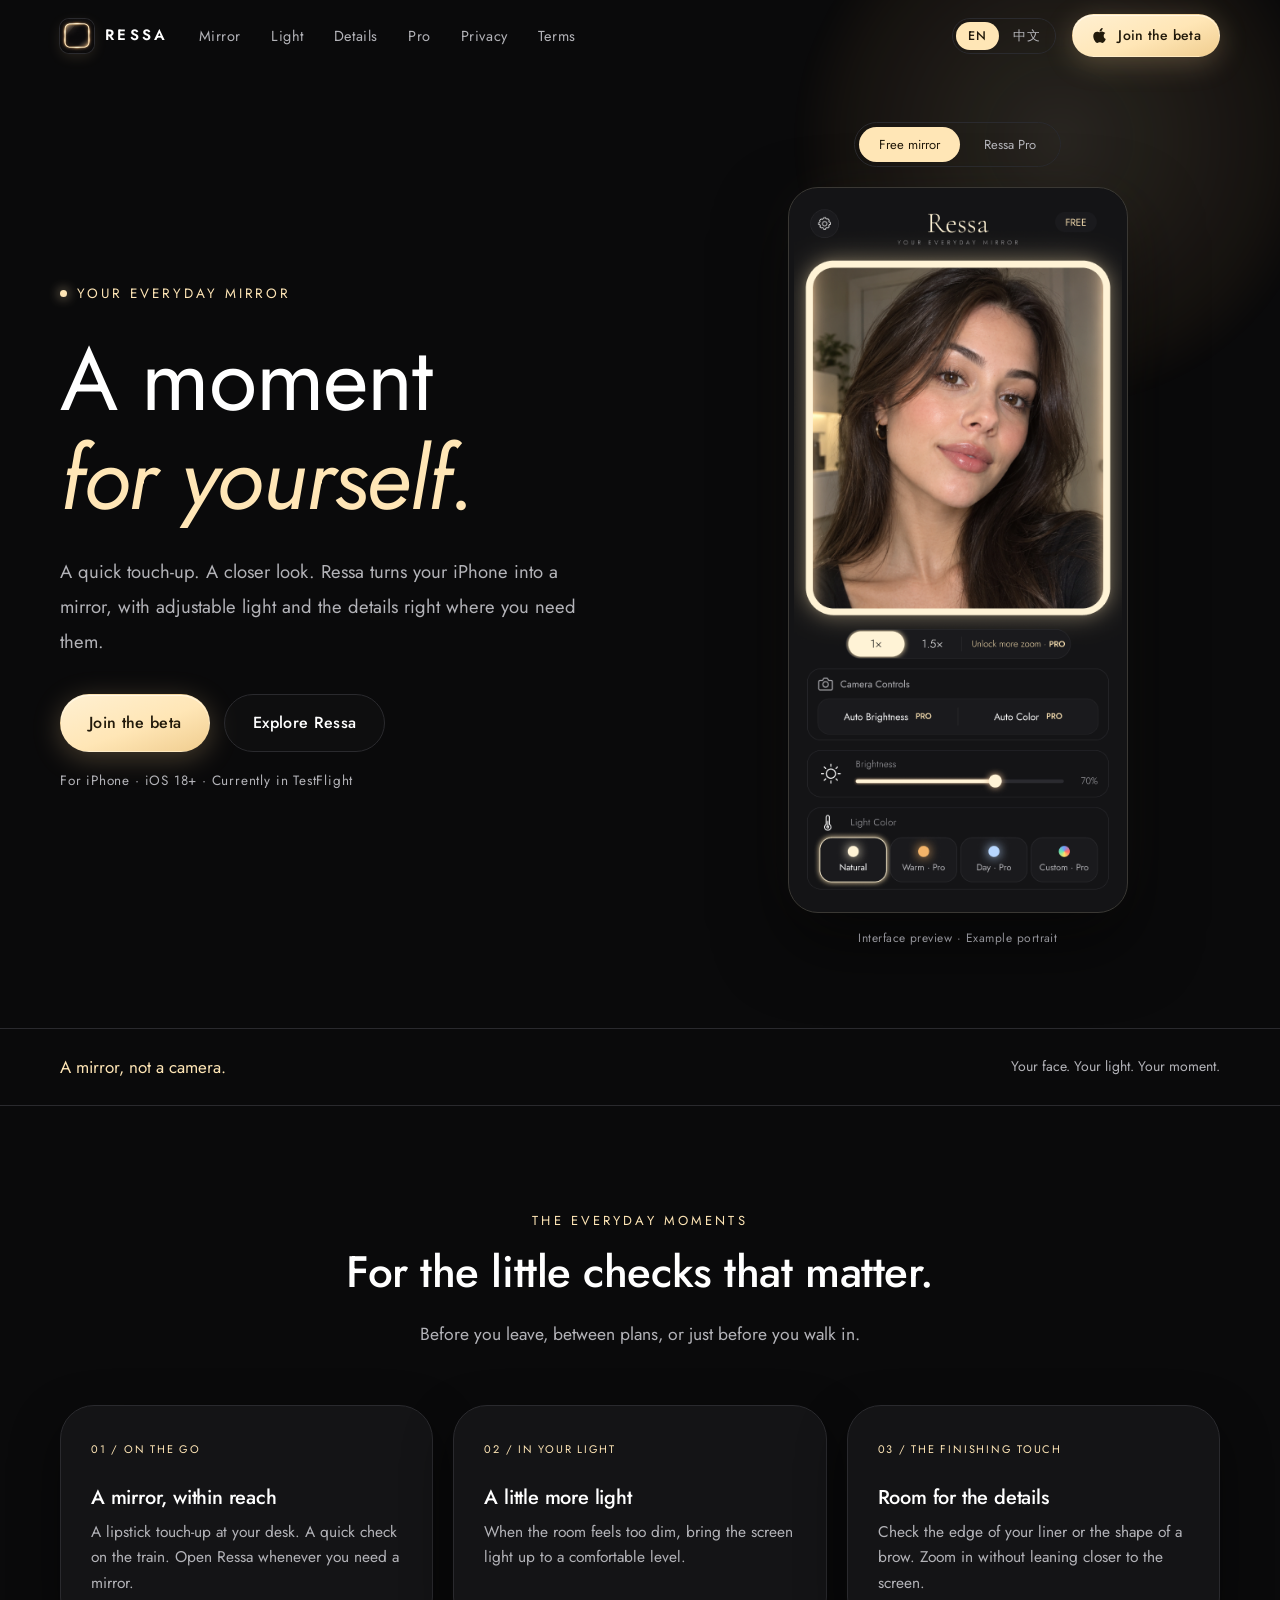
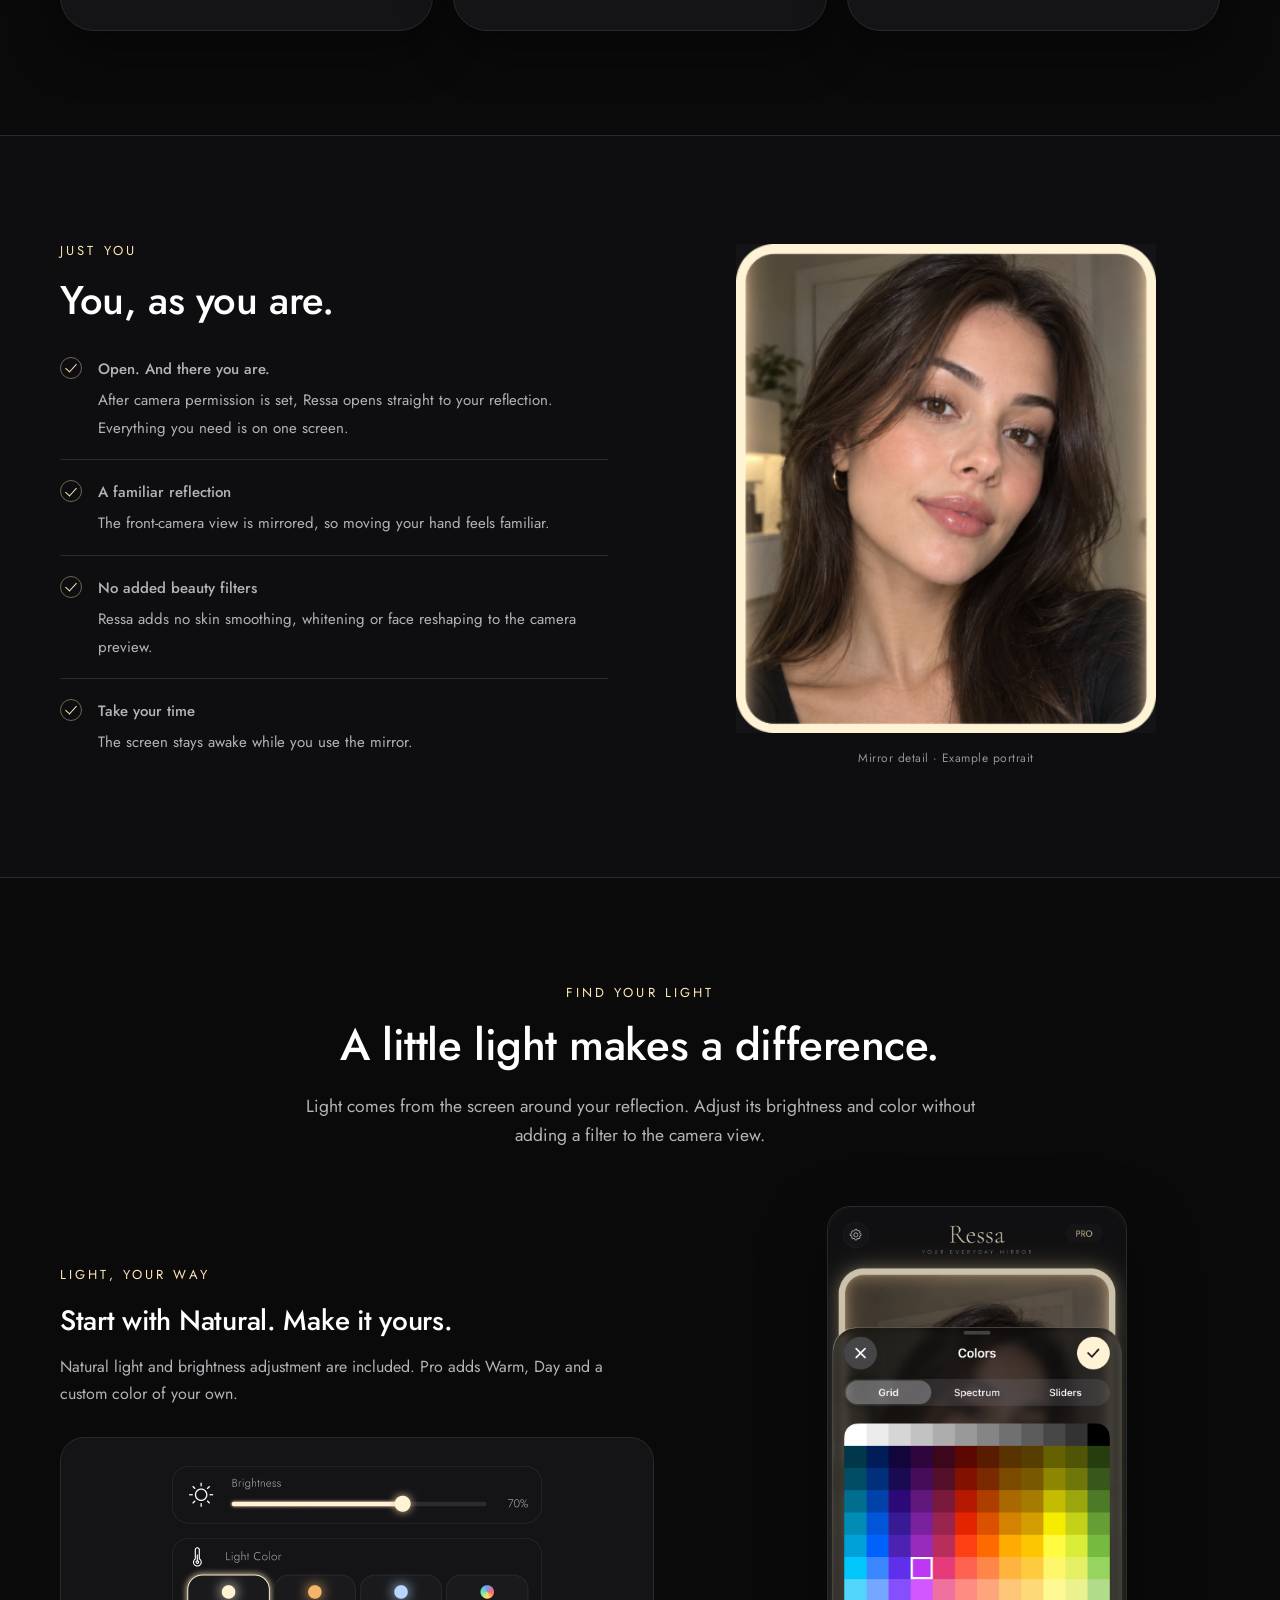
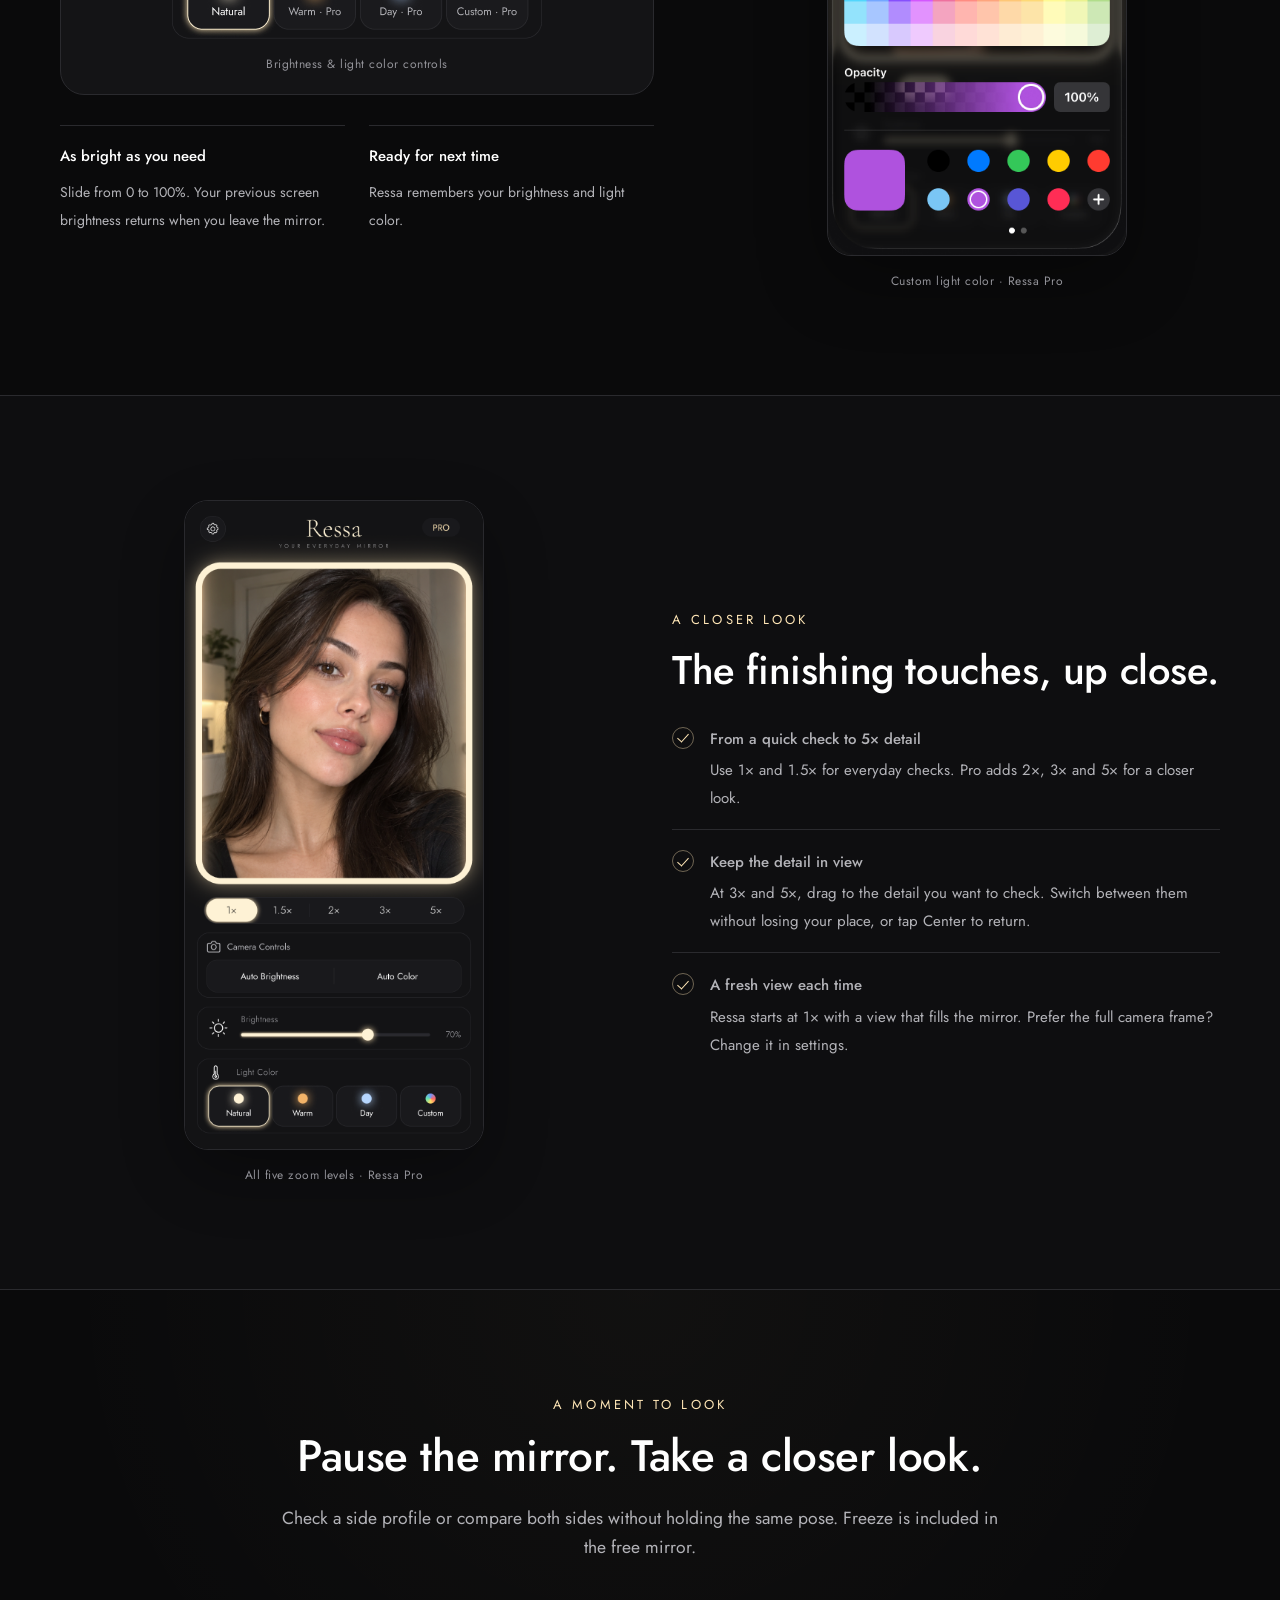
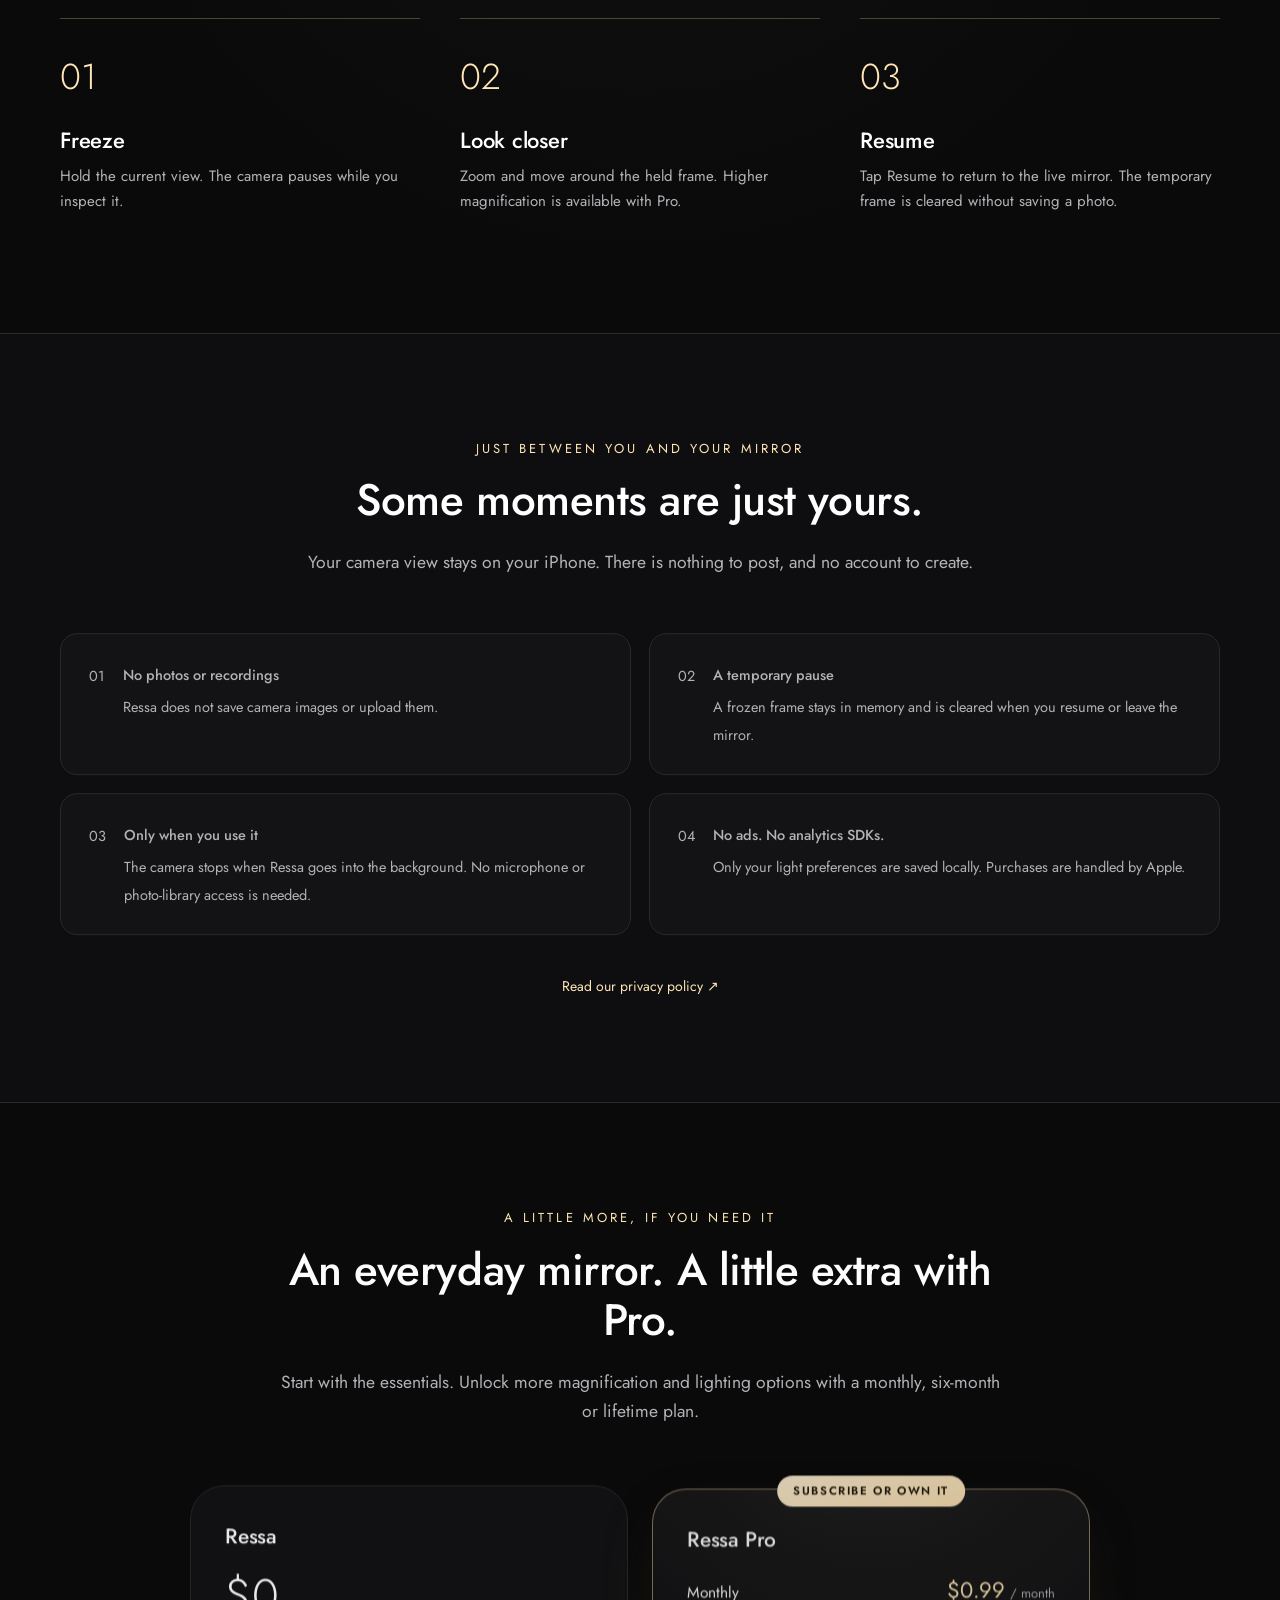
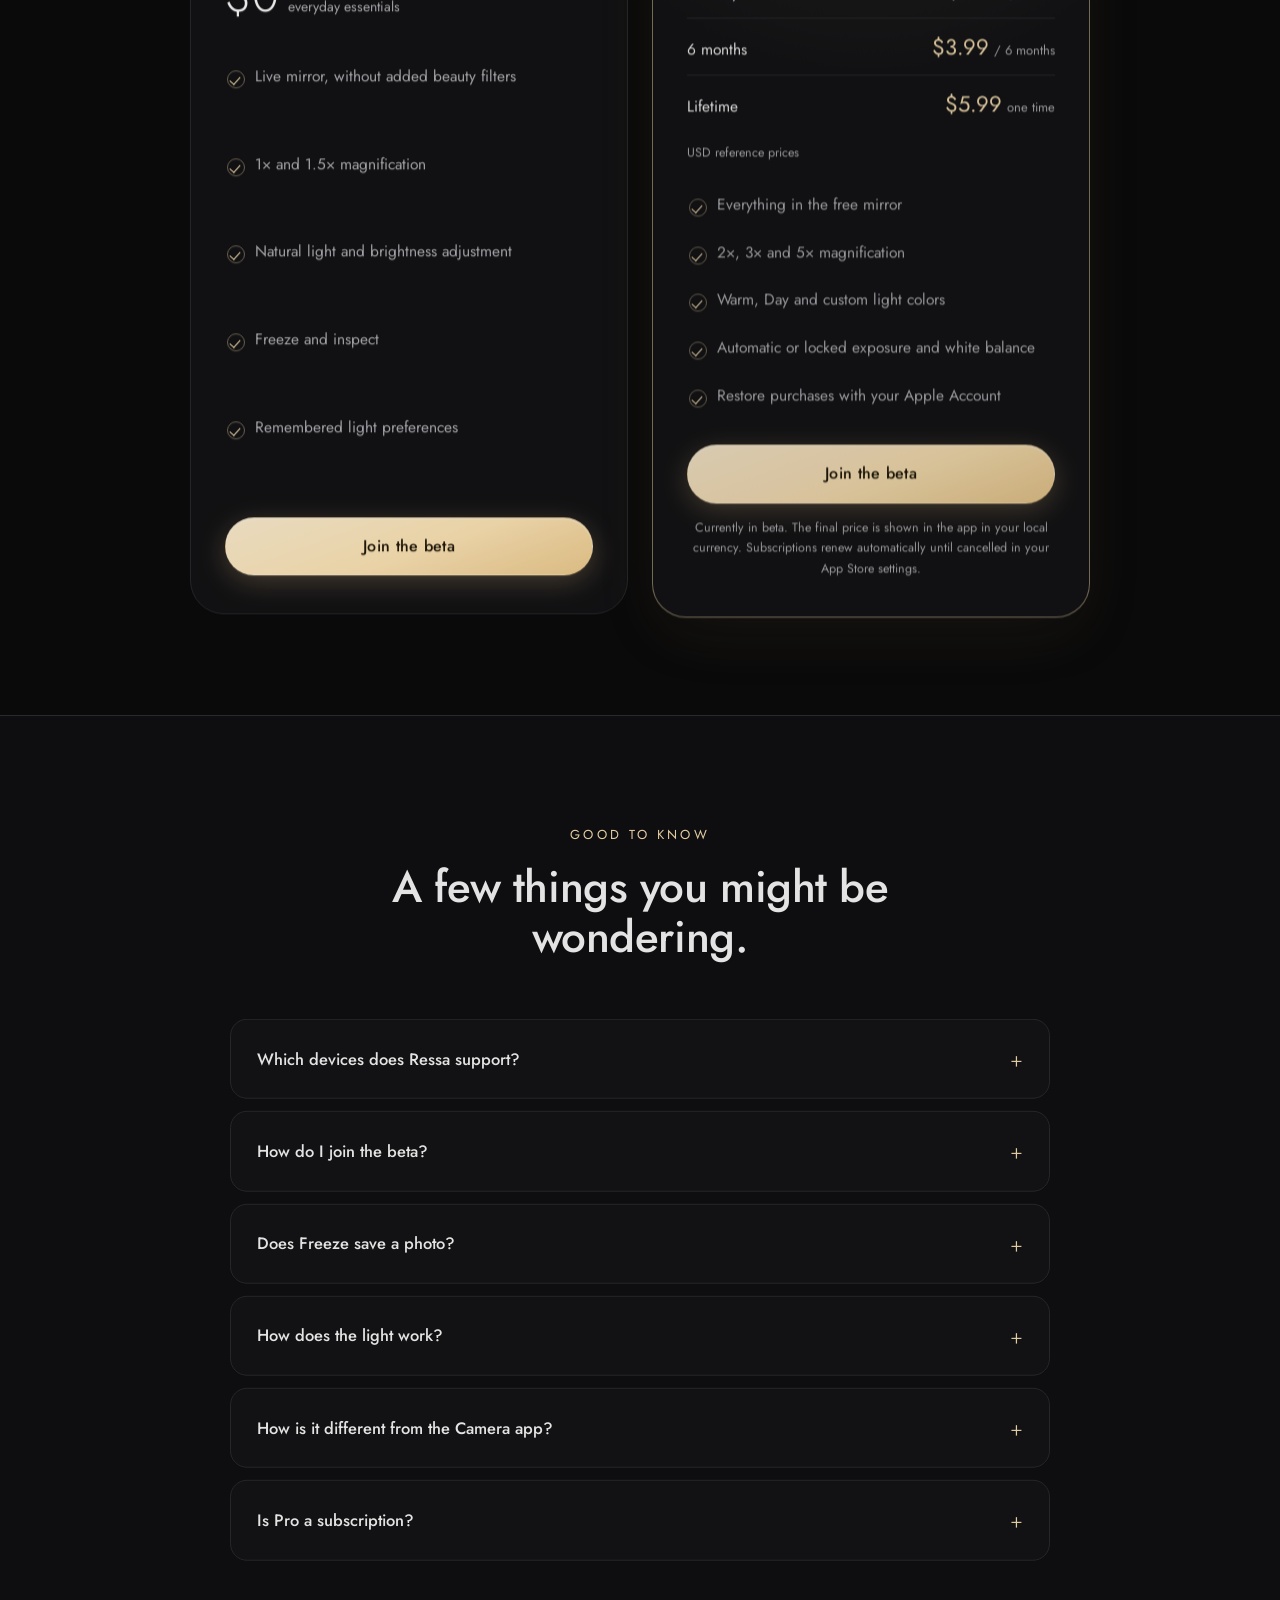
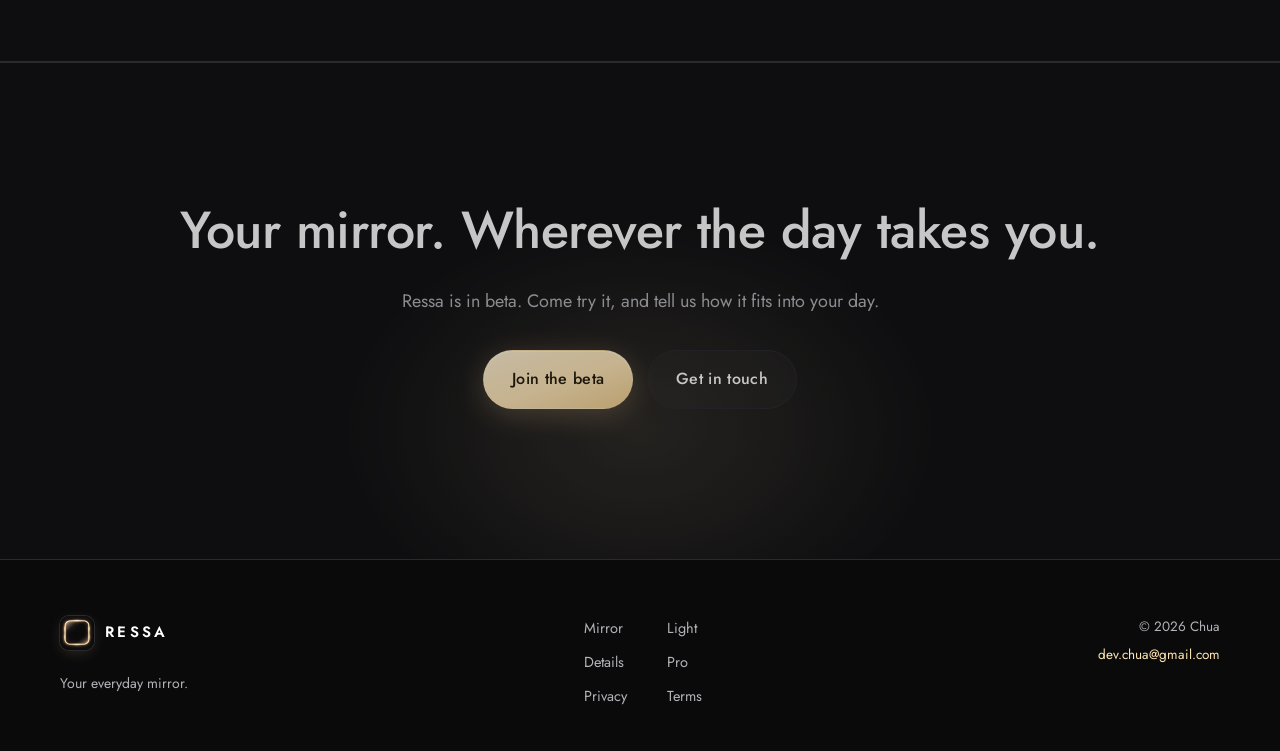
<file: index.html>
<!DOCTYPE html>
<html lang="en"
  data-title-en="Ressa — Your everyday mirror."
  data-title-zh="Ressa — 你的随身化妆镜。"
  data-desc-en="Your everyday mirror, on iPhone. Adjustable screen light, a closer look at the details, and no added beauty filters. Join the Ressa TestFlight beta."
  data-desc-zh="Ressa，你的 iPhone 随身化妆镜。调节补光，放大细节，定格查看，不额外添加美颜。现已开放 TestFlight 内测申请。">
<head>
  <meta charset="UTF-8">
  <meta name="viewport" content="width=device-width, initial-scale=1.0">
  <title>Ressa — Your everyday mirror.</title>
  <meta name="description" content="Your everyday mirror, on iPhone. Adjustable screen light, a closer look at the details, and no added beauty filters. Join the Ressa TestFlight beta.">
  <link rel="icon" type="image/png" href="assets/img/favicon.png">
  <link rel="apple-touch-icon" href="assets/img/apple-touch-icon.png">
  <meta property="og:title" content="Ressa — Your everyday mirror.">
  <meta property="og:description" content="Your everyday mirror, on iPhone. Adjustable screen light, a closer look at the details, and no added beauty filters. Join the Ressa TestFlight beta.">
  <meta property="og:type" content="website">
  <meta property="og:image" content="assets/img/og.jpg">
  <meta name="theme-color" content="#0a0a0b">
  <link rel="preconnect" href="https://fonts.googleapis.com">
  <link rel="preconnect" href="https://fonts.gstatic.com" crossorigin>
  <link href="https://fonts.googleapis.com/css2?family=Jost:ital,wght@0,300;0,400;0,500;0,600;1,400&display=swap" rel="stylesheet">
  <link rel="stylesheet" href="assets/css/main.css?v=2">
  <script type="application/ld+json">
  {
    "@context": "https://schema.org",
    "@type": "SoftwareApplication",
    "name": "Ressa",
    "operatingSystem": "iOS 18",
    "applicationCategory": "LifestyleApplication",
    "description": "Your everyday mirror, on iPhone. Adjustable screen light, a closer look at the details, and no added beauty filters. Join the Ressa TestFlight beta.",
    "offers": { "@type": "Offer", "price": "0", "priceCurrency": "USD" }
  }
  </script>
  <script>
    /* set active language before first paint to avoid a bilingual flash */
    (function () {
      var l = null;
      try { l = localStorage.getItem("ressa-lang"); } catch (e) {}
      if (l !== "en" && l !== "zh") {
        l = ((navigator.languages && navigator.languages[0]) || navigator.language || "")
          .toLowerCase().indexOf("zh") === 0 ? "zh" : "en";
      }
      document.documentElement.setAttribute("data-lang", l);
    })();
  </script>
</head>
<body>
  <!-- PLACEHOLDERS: App Store URL pending launch — download buttons currently
       invite users to the TestFlight beta via email (search "PLACEHOLDER: beta"). -->
  <a class="skip-link" href="#main"><span class="lang-en">Skip to content</span><span class="lang-zh">跳到正文</span></a>

  <header class="site-header on-dark">
    <div class="container header-inner">
      <a class="brand" href="index.html" aria-label="Ressa home">
        <span class="brand-badge"><img src="assets/img/favicon.png" alt="Ressa logo" width="40" height="40"></span>
        <span>RESSA</span>
      </a>
      <nav class="main-nav" aria-label="Primary">
        <a href="#mirror"><span class="lang-en">Mirror</span><span class="lang-zh">镜面</span></a>
        <a href="#light"><span class="lang-en">Light</span><span class="lang-zh">灯光</span></a>
        <a href="#zoom"><span class="lang-en">Details</span><span class="lang-zh">细节</span></a>
        <a href="#pro"><span class="lang-en">Pro</span><span class="lang-zh">Pro</span></a>
        <a href="privacy.html"><span class="lang-en">Privacy</span><span class="lang-zh">隐私</span></a>
        <a href="terms.html"><span class="lang-en">Terms</span><span class="lang-zh">条款</span></a>
      </nav>
      <div class="header-actions">
        <div class="lang-toggle" role="group" aria-label="Language / 语言">
          <button type="button" data-set-lang="en" aria-pressed="false">EN</button>
          <button type="button" data-set-lang="zh" aria-pressed="false">中文</button>
        </div>
        <!-- PLACEHOLDER: beta — replace href with the App Store URL on launch -->
        <a class="btn btn-gold btn-sm" href="mailto:dev.chua@gmail.com?subject=Ressa%20TestFlight%20beta">
          <svg class="btn-icon" viewBox="0 0 384 512" fill="currentColor" aria-hidden="true"><path d="M318.7 268.7c-.2-36.7 16.4-64.4 50-84.8-18.8-26.9-47.2-41.7-84.7-44.6-35.5-2.8-74.3 20.7-88.5 20.7-15 0-49.4-19.7-76.4-19.7C63.3 141.2 4 184.8 4 273.5q0 39.3 14.4 81.2c12.8 36.7 59 126.7 107.2 125.2 25.2-.6 43-17.9 75.8-17.9 31.8 0 48.3 17.9 76.4 17.9 48.6-.7 90.4-82.5 102.6-119.3-65.2-30.7-61.7-90-61.7-91.9zm-56.6-164.2c27.3-32.4 24.8-61.9 24-72.5-24.1 1.4-52 16.4-67.9 34.9-17.5 19.8-27.8 44.3-25.6 71.9 26.1 2 49.9-11.4 69.5-34.3z"/></svg>
          <span class="lang-en">Join the beta</span><span class="lang-zh">申请内测</span>
        </a>
      </div>
    </div>
  </header>

  <main id="main">
    <section class="hero">
      <div class="hero-glow" aria-hidden="true"></div>
      <div class="container hero-grid">
        <div class="hero-copy">
          <p class="hero-eyebrow" data-hero-seq><span class="dot"></span><span class="lang-en">YOUR EVERYDAY MIRROR</span><span class="lang-zh">你的随身化妆镜</span></p>
          <h1 class="hero-title">
            <span class="hero-line"><span class="lang-en">A moment</span><span class="lang-zh">留一点时间，</span></span>
            <span class="hero-line"><span class="lang-en"><span class="accent">for yourself.</span></span><span class="lang-zh"><span class="accent">好好看看自己。</span></span></span>
          </h1>
          <p class="hero-sub" data-hero-seq><span class="lang-en">A quick touch-up. A closer look. Ressa turns your iPhone into a mirror, with adjustable light and the details right where you need them.</span><span class="lang-zh">出门前整理一下，补妆时再看仔细一点。Ressa 把 iPhone 变成一面随身镜，光线和细节，都可以调到刚刚好。</span></p>
          <div class="hero-cta" data-hero-seq><a class="btn btn-gold" href="mailto:dev.chua@gmail.com?subject=Ressa%20TestFlight%20beta"><span class="lang-en">Join the beta</span><span class="lang-zh">申请内测</span></a><a class="btn btn-ghost" href="#mirror"><span class="lang-en">Explore Ressa</span><span class="lang-zh">了解 Ressa</span></a></div>
          <p class="hero-note" data-hero-seq><span class="lang-en">For iPhone · iOS 18+ · Currently in TestFlight</span><span class="lang-zh">适用于 iPhone · iOS 18+ · TestFlight 内测中</span></p>
        </div>
        <div class="hero-stage">
          <figure class="product-showcase">
            <div class="product-switch" role="group" aria-label="Product preview / 产品预览">
              <button type="button" data-product-view="free" aria-pressed="true"><span class="lang-en">Free mirror</span><span class="lang-zh">免费版</span></button>
              <button type="button" data-product-view="pro" aria-pressed="false">Ressa Pro</button>
            </div>
            <div class="product-screen">
              <img data-product-screen="free" class="" src="assets/img/product/free-mirror.png" width="402" height="874" alt="Ressa Free — 1× and 1.5× zoom, camera controls, brightness and light colors." fetchpriority="high" decoding="async">
              <img data-product-screen="pro" hidden class="" src="assets/img/product/pro-mirror.png" width="402" height="874" alt="Ressa Pro — five zoom levels, unlocked camera controls and four light colors." loading="lazy" decoding="async">
            </div>
            <figcaption><span class="lang-en">Interface preview · Example portrait</span><span class="lang-zh">界面预览 · 人像为示例</span></figcaption>
          </figure>
        </div>
      </div>
    </section>

    <div class="brand-strip"><div class="container"><span class="lang-en">A mirror, not a camera.</span><span class="lang-zh">是镜子，不是相机。</span><span class="brand-strip-note"><span class="lang-en">Your face. Your light. Your moment.</span><span class="lang-zh">照见自己，刚刚好。</span></span></div></div>

    <section class="section" id="why">
      <div class="container">
        <div class="section-head" data-reveal><p class="eyebrow"><span class="lang-en">THE EVERYDAY MOMENTS</span><span class="lang-zh">日常里的小需要</span></p><h2><span class="lang-en">For the little checks that matter.</span><span class="lang-zh">那些想照一下镜子的时刻。</span></h2><p class="section-sub"><span class="lang-en">Before you leave, between plans, or just before you walk in.</span><span class="lang-zh">出门前、约会前，或是忙碌一天里，留给自己的片刻。</span></p></div>
        <div class="card-grid three" data-reveal>
          <article class="card"><p class="card-index">01 / ON THE GO</p><h3><span class="lang-en">A mirror, within reach</span><span class="lang-zh">手边，刚好有面镜子</span></h3><p><span class="lang-en">A lipstick touch-up at your desk. A quick check on the train. Open Ressa whenever you need a mirror.</span><span class="lang-zh">在办公室补个口红，在高铁上整理妆容。需要镜子时，拿起手机就好。</span></p></article>
          <article class="card"><p class="card-index">02 / IN YOUR LIGHT</p><h3><span class="lang-en">A little more light</span><span class="lang-zh">光线暗一点，也从容</span></h3><p><span class="lang-en">When the room feels too dim, bring the screen light up to a comfortable level.</span><span class="lang-zh">房间有些暗，就把补光调亮一点。亮度由你掌握，照镜子也更舒服。</span></p></article>
          <article class="card"><p class="card-index">03 / THE FINISHING TOUCH</p><h3><span class="lang-en">Room for the details</span><span class="lang-zh">细节，值得多看一眼</span></h3><p><span class="lang-en">Check the edge of your liner or the shape of a brow. Zoom in without leaning closer to the screen.</span><span class="lang-zh">眼线的收尾、眉形的弧度。放大看看，不必一直往屏幕前凑。</span></p></article>
        </div>
      </div>
    </section>

    <section class="section section-alt" id="mirror">
      <div class="container feature-split">
        <div class="feature-copy" data-reveal>
          <p class="eyebrow"><span class="lang-en">JUST YOU</span><span class="lang-zh">镜面</span></p><h2><span class="lang-en">You, as you are.</span><span class="lang-zh">看清自己本来的样子。</span></h2>
          <ul class="feature-list">
            <li><span class="tick" aria-hidden="true"></span><div><strong><span class="lang-en">Open. And there you are.</span><span class="lang-zh">打开，就是镜子。</span></strong><span class="lang-en">After camera permission is set, Ressa opens straight to your reflection. Everything you need is on one screen.</span><span class="lang-zh">首次允许使用摄像头后，打开 Ressa 就能照镜子。常用的调节，都在同一个界面里。</span></div></li>
            <li><span class="tick" aria-hidden="true"></span><div><strong><span class="lang-en">A familiar reflection</span><span class="lang-zh">像照镜子一样自然。</span></strong><span class="lang-en">The front-camera view is mirrored, so moving your hand feels familiar.</span><span class="lang-zh">前置画面以镜像呈现，抬手整理头发、描画眉毛，动作和照镜子时一样顺手。</span></div></li>
            <li><span class="tick" aria-hidden="true"></span><div><strong><span class="lang-en">No added beauty filters</span><span class="lang-zh">保留真实的细节。</span></strong><span class="lang-en">Ressa adds no skin smoothing, whitening or face reshaping to the camera preview.</span><span class="lang-zh">Ressa 不额外磨皮、美白或调整脸型，让你能看见妆容本身。</span></div></li>
            <li><span class="tick" aria-hidden="true"></span><div><strong><span class="lang-en">Take your time</span><span class="lang-zh">慢慢看，不用反复点亮。</span></strong><span class="lang-en">The screen stays awake while you use the mirror.</span><span class="lang-zh">使用镜面时，屏幕保持常亮。整理好，再从容出发。</span></div></li>
          </ul>
        </div>
        <figure class="feature-viz mirror-detail" data-reveal>
          <img class="" src="assets/img/product/mirror-detail.png" width="373" height="434" alt="Ressa illuminated mirror with the example portrait from the product design." loading="lazy" decoding="async">
          <figcaption><span class="lang-en">Mirror detail · Example portrait</span><span class="lang-zh">镜面局部 · 人像为示例</span></figcaption>
        </figure>
      </div>
    </section>

    <section class="section" id="light">
      <div class="container">
        <div class="section-head" data-reveal><p class="eyebrow"><span class="lang-en">FIND YOUR LIGHT</span><span class="lang-zh">灯光</span></p><h2><span class="lang-en">A little light makes a difference.</span><span class="lang-zh">把光线，调到舒服的位置。</span></h2><p class="section-sub"><span class="lang-en">Light comes from the screen around your reflection. Adjust its brightness and color without adding a filter to the camera view.</span><span class="lang-zh">镜面四周的屏幕为你补光。调节亮度、选择光色，让照镜子的这一刻更舒服；Ressa 不会给相机画面叠加滤镜。</span></p></div>
        <div class="light-editorial" data-reveal>
          <div class="light-controls">
            <p class="eyebrow"><span class="lang-en">LIGHT, YOUR WAY</span><span class="lang-zh">适合你的光</span></p>
            <h3><span class="lang-en">Start with Natural. Make it yours.</span><span class="lang-zh">从自然光开始，找到你的偏好。</span></h3>
            <p><span class="lang-en">Natural light and brightness adjustment are included. Pro adds Warm, Day and a custom color of your own.</span><span class="lang-zh">自然光和亮度调节免费使用。Pro 提供暖光、日光，也支持选择你喜欢的光色。</span></p>
            <figure class="control-figure"><img class="" src="assets/img/product/brightness.png" width="370" height="58" alt="Brightness control at 70 percent." loading="lazy" decoding="async"><img class="" src="assets/img/product/light-colors.png" width="370" height="101" alt="Light Color: Natural selected, with Warm, Day and Custom available in Pro." loading="lazy" decoding="async"><figcaption><span class="lang-en">Brightness &amp; light color controls</span><span class="lang-zh">亮度与光色调节</span></figcaption></figure>
            <div class="light-notes">
              <div class="note-item"><strong><span class="lang-en">As bright as you need</span><span class="lang-zh">亮一点，或柔和一点。</span></strong><span class="lang-en">Slide from 0 to 100%. Your previous screen brightness returns when you leave the mirror.</span><span class="lang-zh">从 0 到 100%，按需要调节。离开镜面后，屏幕会恢复原来的亮度。</span></div>
              <div class="note-item"><strong><span class="lang-en">Ready for next time</span><span class="lang-zh">下次打开，还是喜欢的光。</span></strong><span class="lang-en">Ressa remembers your brightness and light color.</span><span class="lang-zh">Ressa 会记住你上次使用的亮度和光色，不用每次重新调整。</span></div>
            </div>
          </div>
          <figure class="product-figure picker-figure"><img class="" src="assets/img/product/custom-picker.png" width="402" height="874" alt="Ressa Pro custom light color picker with color grid, opacity and saved swatches." loading="lazy" decoding="async"><figcaption><span class="lang-en">Custom light color · Ressa Pro</span><span class="lang-zh">自定义光色 · Ressa Pro</span></figcaption></figure>
        </div>
      </div>
    </section>

    <section class="section section-alt" id="zoom">
      <div class="container feature-split reverse">
        <div class="feature-copy" data-reveal>
          <p class="eyebrow"><span class="lang-en">A CLOSER LOOK</span><span class="lang-zh">细节</span></p><h2><span class="lang-en">The finishing touches, up close.</span><span class="lang-zh">再近一点，细节就清楚了。</span></h2>
          <ul class="feature-list">
            <li><span class="tick" aria-hidden="true"></span><div><strong><span class="lang-en">From a quick check to 5× detail</span><span class="lang-zh">从整体，到局部。</span></strong><span class="lang-en">Use 1× and 1.5× for everyday checks. Pro adds 2×, 3× and 5× for a closer look.</span><span class="lang-zh">日常用 1×、1.5× 看整体；想检查眼线、眉毛或唇角，Pro 可放大至 2×、3×、5×。</span></div></li>
            <li><span class="tick" aria-hidden="true"></span><div><strong><span class="lang-en">Keep the detail in view</span><span class="lang-zh">想看哪里，就移到哪里。</span></strong><span class="lang-en">At 3× and 5×, drag to the detail you want to check. Switch between them without losing your place, or tap Center to return.</span><span class="lang-zh">在 3×、5× 下拖动画面，找到想看的位置。两档之间切换会保留观察位置，也可以轻点回中。</span></div></li>
            <li><span class="tick" aria-hidden="true"></span><div><strong><span class="lang-en">A fresh view each time</span><span class="lang-zh">每次打开，先看整体。</span></strong><span class="lang-en">Ressa starts at 1× with a view that fills the mirror. Prefer the full camera frame? Change it in settings.</span><span class="lang-zh">每次打开都从 1× 开始，默认画面填满镜面。想看完整的摄像头画面，也可以在设置中切换。</span></div></li>
          </ul>
        </div>
        <figure class="feature-viz product-figure" data-reveal><img class="" src="assets/img/product/pro-mirror.png" width="402" height="874" alt="Ressa Pro interface showing 1×, 1.5×, 2×, 3× and 5× zoom controls." loading="lazy" decoding="async"><figcaption><span class="lang-en">All five zoom levels · Ressa Pro</span><span class="lang-zh">五档倍率 · Ressa Pro</span></figcaption></figure>
      </div>
    </section>

    <section class="section freeze-section" id="freeze">
      <div class="container">
        <div class="section-head" data-reveal><p class="eyebrow"><span class="lang-en">A MOMENT TO LOOK</span><span class="lang-zh">定格</span></p><h2><span class="lang-en">Pause the mirror. Take a closer look.</span><span class="lang-zh">让画面停一下，慢慢看。</span></h2><p class="section-sub"><span class="lang-en">Check a side profile or compare both sides without holding the same pose. Freeze is included in the free mirror.</span><span class="lang-zh">想看看侧脸，或仔细对比左右妆容？轻点定格，不必一直保持同一个姿势。免费版也可以使用。</span></p></div>
        <ol class="freeze-steps" data-reveal>
          <li><span class="step-number">01</span><h3><span class="lang-en">Freeze</span><span class="lang-zh">轻点定格</span></h3><p><span class="lang-en">Hold the current view. The camera pauses while you inspect it.</span><span class="lang-zh">留下当前画面，相机随之暂停。</span></p></li>
          <li><span class="step-number">02</span><h3><span class="lang-en">Look closer</span><span class="lang-zh">放大细看</span></h3><p><span class="lang-en">Zoom and move around the held frame. Higher magnification is available with Pro.</span><span class="lang-zh">放大、拖动，找到想看的细节。高倍率需使用 Pro。</span></p></li>
          <li><span class="step-number">03</span><h3><span class="lang-en">Resume</span><span class="lang-zh">回到实时镜面</span></h3><p><span class="lang-en">Tap Resume to return to the live mirror. The temporary frame is cleared without saving a photo.</span><span class="lang-zh">轻点恢复，临时画面随即清除，不会保存到相册。</span></p></li>
        </ol>
      </div>
    </section>

    <section class="section section-alt" id="privacy">
      <div class="container">
        <div class="section-head" data-reveal><p class="eyebrow"><span class="lang-en">JUST BETWEEN YOU AND YOUR MIRROR</span><span class="lang-zh">隐私</span></p><h2><span class="lang-en">Some moments are just yours.</span><span class="lang-zh">照镜子，是你自己的事。</span></h2><p class="section-sub"><span class="lang-en">Your camera view stays on your iPhone. There is nothing to post, and no account to create.</span><span class="lang-zh">镜面画面留在你的 iPhone 上。无需注册，也没有需要分享的动态。</span></p></div>
        <div class="privacy-grid" data-reveal>
          <div class="privacy-item"><span class="privacy-number">01</span><div><strong><span class="lang-en">No photos or recordings</span><span class="lang-zh">不拍照，不录像。</span></strong><span class="lang-en">Ressa does not save camera images or upload them.</span><span class="lang-zh">Ressa 不保存摄像头画面，也不会将它们上传。</span></div></div>
          <div class="privacy-item"><span class="privacy-number">02</span><div><strong><span class="lang-en">A temporary pause</span><span class="lang-zh">定格，只是暂留。</span></strong><span class="lang-en">A frozen frame stays in memory and is cleared when you resume or leave the mirror.</span><span class="lang-zh">定格画面仅临时保留在内存中，恢复或离开镜面后清除。</span></div></div>
          <div class="privacy-item"><span class="privacy-number">03</span><div><strong><span class="lang-en">Only when you use it</span><span class="lang-zh">使用时，才开启相机。</span></strong><span class="lang-en">The camera stops when Ressa goes into the background. No microphone or photo-library access is needed.</span><span class="lang-zh">退到后台，相机就会停止。Ressa 不需要麦克风或相册权限。</span></div></div>
          <div class="privacy-item"><span class="privacy-number">04</span><div><strong><span class="lang-en">No ads. No analytics SDKs.</span><span class="lang-zh">没有广告，也没有统计 SDK。</span></strong><span class="lang-en">Only your light preferences are saved locally. Purchases are handled by Apple.</span><span class="lang-zh">只在本机记住灯光偏好。购买和恢复购买由 Apple 处理。</span></div></div>
        </div>
        <p class="section-link" data-reveal><a href="privacy.html"><span class="lang-en">Read our privacy policy ↗</span><span class="lang-zh">阅读隐私政策 ↗</span></a></p>
      </div>
    </section>

    <section class="section" id="pro">
      <div class="container">
        <div class="section-head" data-reveal><p class="eyebrow"><span class="lang-en">A LITTLE MORE, IF YOU NEED IT</span><span class="lang-zh">RESSA PRO</span></p><h2><span class="lang-en">An everyday mirror. A little extra with Pro.</span><span class="lang-zh">日常免费用，讲究一点选 Pro。</span></h2><p class="section-sub"><span class="lang-en">Start with the essentials. Unlock more magnification and lighting options with a monthly, six-month or lifetime plan.</span><span class="lang-zh">日常照镜子需要的功能，免费就有。想看得更近、调光更自由，可以按月、按半年订阅，或一次买断 Pro。</span></p></div>
        <div class="pricing-grid" data-reveal>
          <article class="price-card">
            <div class="price-head"><h3>Ressa</h3><p class="price"><span class="amount">$0</span><span class="term"><span class="lang-en">everyday essentials</span><span class="lang-zh">日常基础功能</span></span></p></div>
            <ul class="price-list">
              <li><span class="lang-en">Live mirror, without added beauty filters</span><span class="lang-zh">实时镜面，不额外添加美颜</span></li><li><span class="lang-en">1× and 1.5× magnification</span><span class="lang-zh">1×、1.5× 放大</span></li><li><span class="lang-en">Natural light and brightness adjustment</span><span class="lang-zh">自然光与亮度调节</span></li><li><span class="lang-en">Freeze and inspect</span><span class="lang-zh">定格画面，放大查看</span></li><li><span class="lang-en">Remembered light preferences</span><span class="lang-zh">记住灯光偏好</span></li>
            </ul><a class="btn btn-gold" href="mailto:dev.chua@gmail.com?subject=Ressa%20TestFlight%20beta"><span class="lang-en">Join the beta</span><span class="lang-zh">申请内测</span></a>
          </article>
          <article class="price-card is-featured">
            <span class="price-flag"><span class="lang-en">Subscribe or own it</span><span class="lang-zh">订阅，或买断</span></span>
            <div class="price-head"><h3>Ressa Pro</h3>
              <ul class="plan-list">
                <li><span class="plan-name"><span class="lang-en">Monthly</span><span class="lang-zh">按月订阅</span></span><span class="plan-price">$0.99<span class="plan-term"><span class="lang-en">/ month</span><span class="lang-zh">/ 月</span></span></span></li>
                <li><span class="plan-name"><span class="lang-en">6 months</span><span class="lang-zh">半年订阅</span></span><span class="plan-price">$3.99<span class="plan-term"><span class="lang-en">/ 6 months</span><span class="lang-zh">/ 六个月</span></span></span></li>
                <li><span class="plan-name"><span class="lang-en">Lifetime</span><span class="lang-zh">终身买断</span></span><span class="plan-price">$5.99<span class="plan-term"><span class="lang-en">one time</span><span class="lang-zh">一次付清</span></span></span></li>
              </ul>
              <p class="price-caption"><span class="lang-en">USD reference prices</span><span class="lang-zh">美元参考价</span></p>
            </div>
            <ul class="price-list">
              <li><span class="lang-en">Everything in the free mirror</span><span class="lang-zh">包含免费版全部功能</span></li><li><span class="lang-en">2×, 3× and 5× magnification</span><span class="lang-zh">2×、3×、5× 放大</span></li><li><span class="lang-en">Warm, Day and custom light colors</span><span class="lang-zh">暖光、日光与自定义光色</span></li><li><span class="lang-en">Automatic or locked exposure and white balance</span><span class="lang-zh">自动或锁定曝光与白平衡</span></li><li><span class="lang-en">Restore purchases with your Apple Account</span><span class="lang-zh">使用同一 Apple 账户恢复购买</span></li>
            </ul><a class="btn btn-gold" href="mailto:dev.chua@gmail.com?subject=Ressa%20TestFlight%20beta"><span class="lang-en">Join the beta</span><span class="lang-zh">申请内测</span></a><p class="price-note"><span class="lang-en">Currently in beta. The final price is shown in the app in your local currency. Subscriptions renew automatically until cancelled in your App Store settings.</span><span class="lang-zh">目前处于内测阶段，正式价格以应用内显示的当地货币金额为准。订阅会自动续期，可随时在 App Store 设置中取消。</span></p>
          </article>
        </div>
      </div>
    </section>

    <section class="section section-alt" id="faq">
      <div class="container container-narrow">
        <div class="section-head" data-reveal><p class="eyebrow"><span class="lang-en">GOOD TO KNOW</span><span class="lang-zh">常见问题</span></p><h2><span class="lang-en">A few things you might be wondering.</span><span class="lang-zh">你可能还想知道。</span></h2></div>
        <div class="faq-list" data-reveal>
<details class="faq-item"><summary><span class="lang-en">Which devices does Ressa support?</span><span class="lang-zh">哪些设备可以使用？</span></summary><p><span class="lang-en">Ressa works on iPhone with iOS 18 or later, in portrait orientation. Allow camera access when you first open the app.</span><span class="lang-zh">支持运行 iOS 18 及以上版本的 iPhone，竖屏使用。首次打开时，需要允许访问摄像头。</span></p></details>
<details class="faq-item"><summary><span class="lang-en">How do I join the beta?</span><span class="lang-zh">如何申请内测？</span></summary><p><span class="lang-en">Use “Join the beta” to email us. Ressa is currently available through TestFlight; an App Store download is not available yet.</span><span class="lang-zh">点击「申请内测」即可给我们发送邮件。Ressa 目前通过 TestFlight 测试，尚未开放 App Store 下载。</span></p></details>
<details class="faq-item"><summary><span class="lang-en">Does Freeze save a photo?</span><span class="lang-zh">定格会保存照片吗？</span></summary><p><span class="lang-en">No. Freeze holds a temporary frame in memory so you can inspect it. Resuming or leaving the mirror clears it.</span><span class="lang-zh">不会。定格只把一帧画面暂留在内存中，方便仔细查看；恢复或离开镜面后，画面就会清除。</span></p></details>
<details class="faq-item"><summary><span class="lang-en">How does the light work?</span><span class="lang-zh">补光是怎样工作的？</span></summary><p><span class="lang-en">The screen around the mirror emits light toward your face. Brightness and color affect that light; Ressa does not apply a color filter to the camera preview. The effect depends on your screen, distance and surroundings.</span><span class="lang-zh">镜面四周的屏幕发出光线，为面部补光。亮度和光色调节作用于这圈光，Ressa 不会给相机预览叠加调色滤镜。实际效果会随屏幕、距离和环境光而变化。</span></p></details>
<details class="faq-item"><summary><span class="lang-en">How is it different from the Camera app?</span><span class="lang-zh">和系统相机有什么不同？</span></summary><p><span class="lang-en">Ressa brings a mirrored view, screen light, magnification and Freeze together in one place. Its controls are arranged for checking your reflection and touching up makeup.</span><span class="lang-zh">Ressa 把镜像预览、屏幕补光、倍率调节和定格放在同一处，界面围绕照镜子和补妆来设计。</span></p></details>
<details class="faq-item"><summary><span class="lang-en">Is Pro a subscription?</span><span class="lang-zh">Pro 需要订阅吗？</span></summary><p><span class="lang-en">Your choice. Pro comes as a monthly subscription (US$0.99), a six-month subscription (US$3.99) or a lifetime one-time purchase (US$5.99). Subscriptions unlock Pro while they remain active and renew automatically until you cancel; the lifetime purchase unlocks Pro for good. Any of them can be restored with the same Apple Account, and the free mirror remains available without purchasing Pro.</span><span class="lang-zh">由你选择。Pro 提供按月订阅（0.99 美元/月）、半年订阅（3.99 美元/六个月）和终身买断（5.99 美元）三种方式。订阅在有效期内解锁 Pro，并自动续期，可随时取消；买断则永久解锁。三种方式都可以用同一 Apple 账户恢复购买，不购买 Pro，也可以继续使用免费镜面。</span></p></details>
</div></div></section>
    <section class="cta-final">
      <div class="container" data-reveal><div class="cta-glow" aria-hidden="true"></div>
        <h2><span class="lang-en">Your mirror. Wherever the day takes you.</span><span class="lang-zh">带上这面镜子，从容出门。</span></h2>
        <p class="cta-sub"><span class="lang-en">Ressa is in beta. Come try it, and tell us how it fits into your day.</span><span class="lang-zh">Ressa 正在内测。欢迎来试试，也告诉我们，你希望这面镜子是什么样。</span></p>
        <div class="hero-cta"><a class="btn btn-gold" href="mailto:dev.chua@gmail.com?subject=Ressa%20TestFlight%20beta"><span class="lang-en">Join the beta</span><span class="lang-zh">申请内测</span></a><a class="btn btn-ghost" href="mailto:dev.chua@gmail.com?subject=Ressa%20feedback"><span class="lang-en">Get in touch</span><span class="lang-zh">联系开发者</span></a></div>
      </div>
    </section>
  </main>

  <footer class="site-footer">
    <div class="container footer-inner">
      <div class="footer-brand">
        <a class="brand" href="index.html">
          <span class="brand-badge"><img src="assets/img/favicon.png" alt="Ressa logo" width="34" height="34"></span>
          <span>RESSA</span>
        </a>
        <p class="footer-tag">
          <span class="lang-en">Your everyday mirror.</span>
          <span class="lang-zh">你的随身化妆镜。</span>
        </p>
      </div>
      <nav class="footer-nav" aria-label="Footer">
        <a href="#mirror"><span class="lang-en">Mirror</span><span class="lang-zh">镜面</span></a>
        <a href="#light"><span class="lang-en">Light</span><span class="lang-zh">灯光</span></a>
        <a href="#zoom"><span class="lang-en">Details</span><span class="lang-zh">细节</span></a>
        <a href="#pro"><span class="lang-en">Pro</span><span class="lang-zh">Pro</span></a>
        <a href="privacy.html"><span class="lang-en">Privacy</span><span class="lang-zh">隐私</span></a>
        <a href="terms.html"><span class="lang-en">Terms</span><span class="lang-zh">条款</span></a>
      </nav>
      <div class="footer-meta">
        <p>© 2026 Chua</p>
        <p><a href="mailto:dev.chua@gmail.com">dev.chua@gmail.com</a></p>
      </div>
    </div>
  </footer>

  <script src="assets/vendor/gsap/gsap.min.js"></script>
  <script src="assets/vendor/gsap/ScrollTrigger.min.js"></script>
  <script src="assets/js/i18n.js?v=1"></script>
  <script src="assets/js/main.js?v=2"></script>
</body>
</html>
</file>
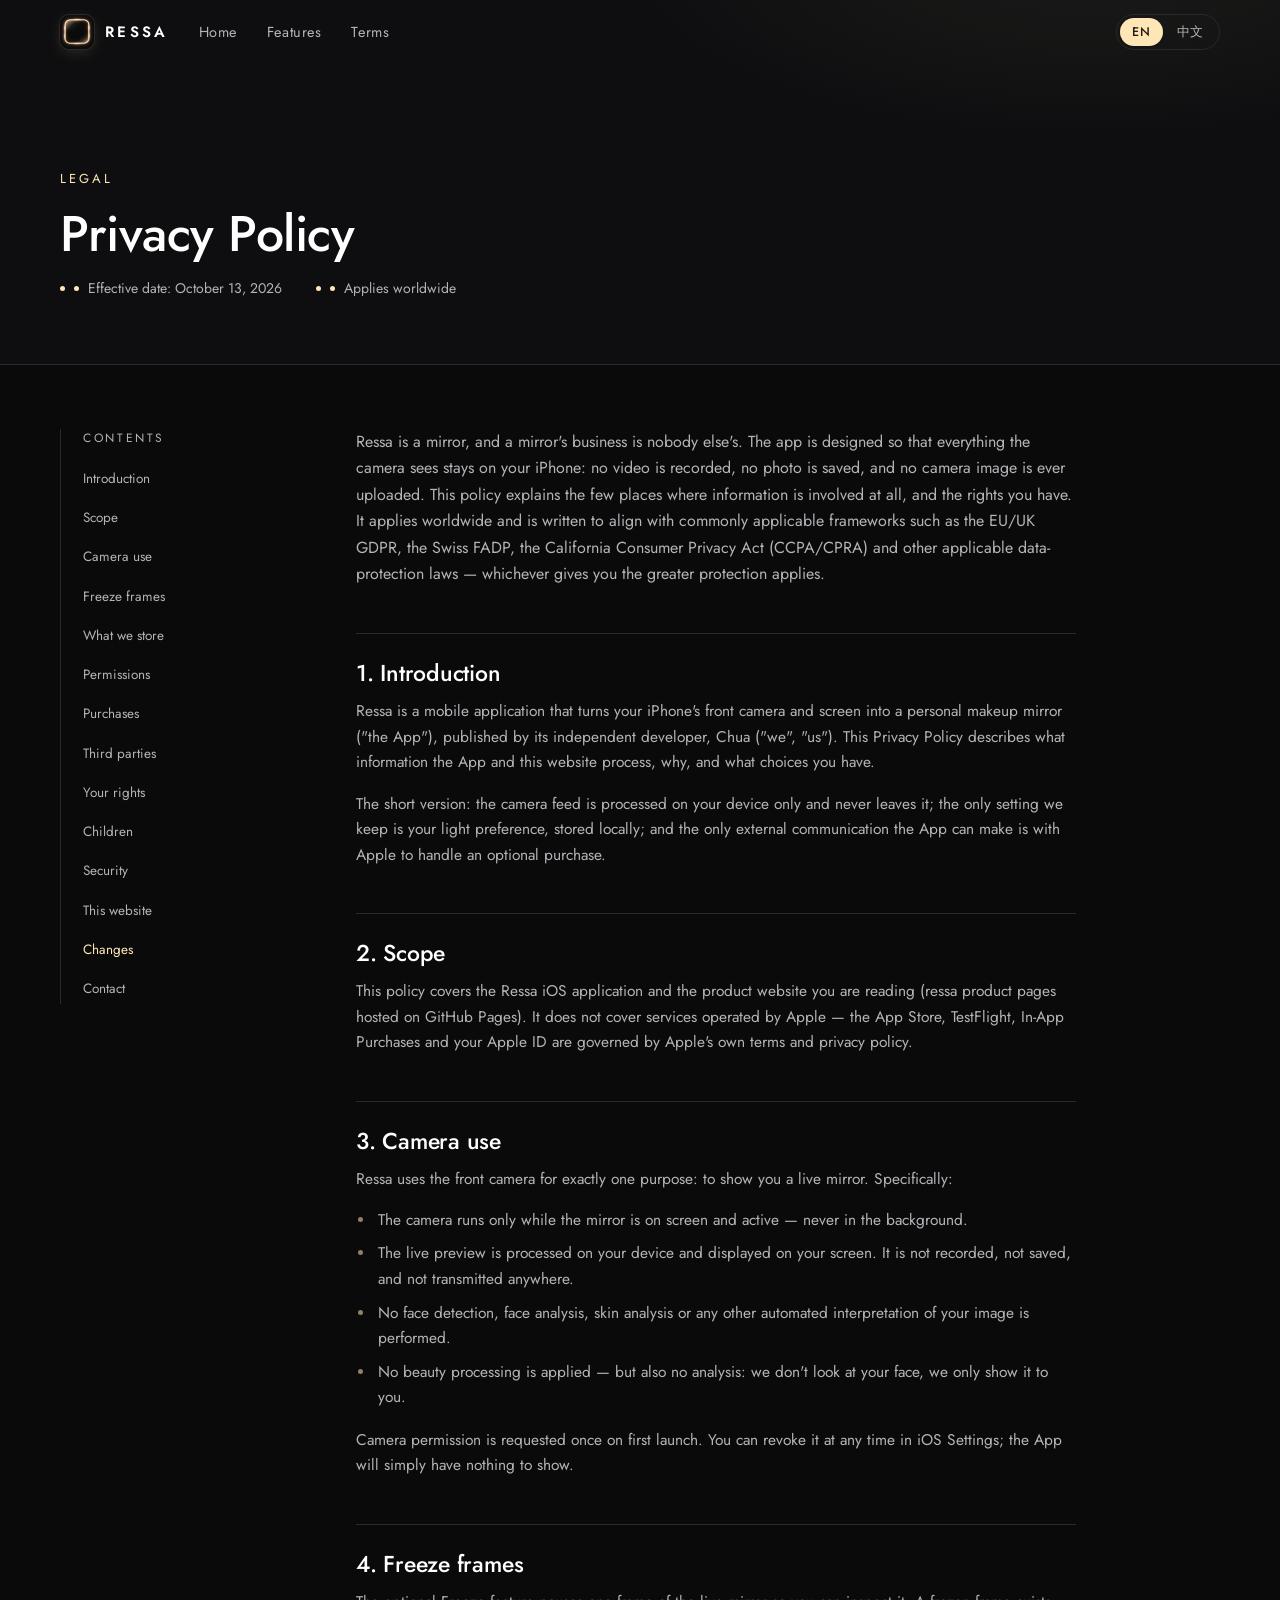
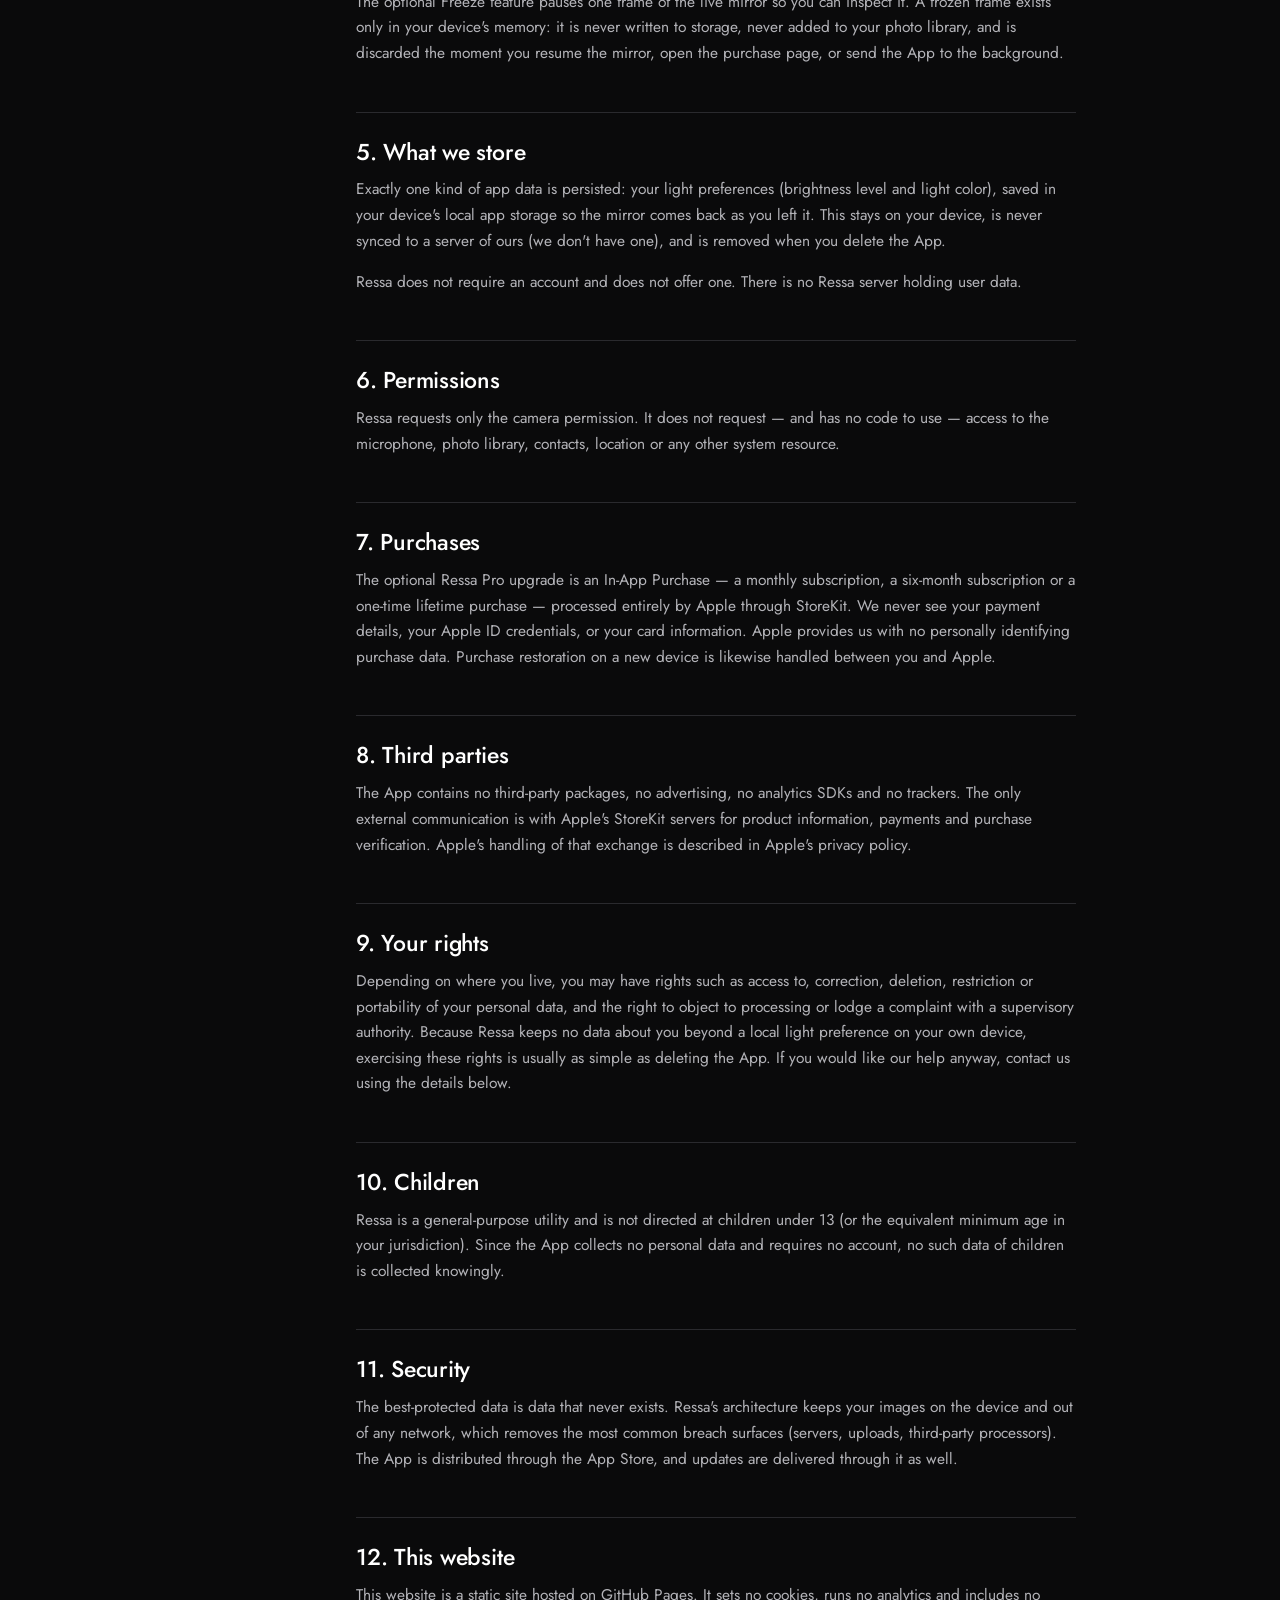
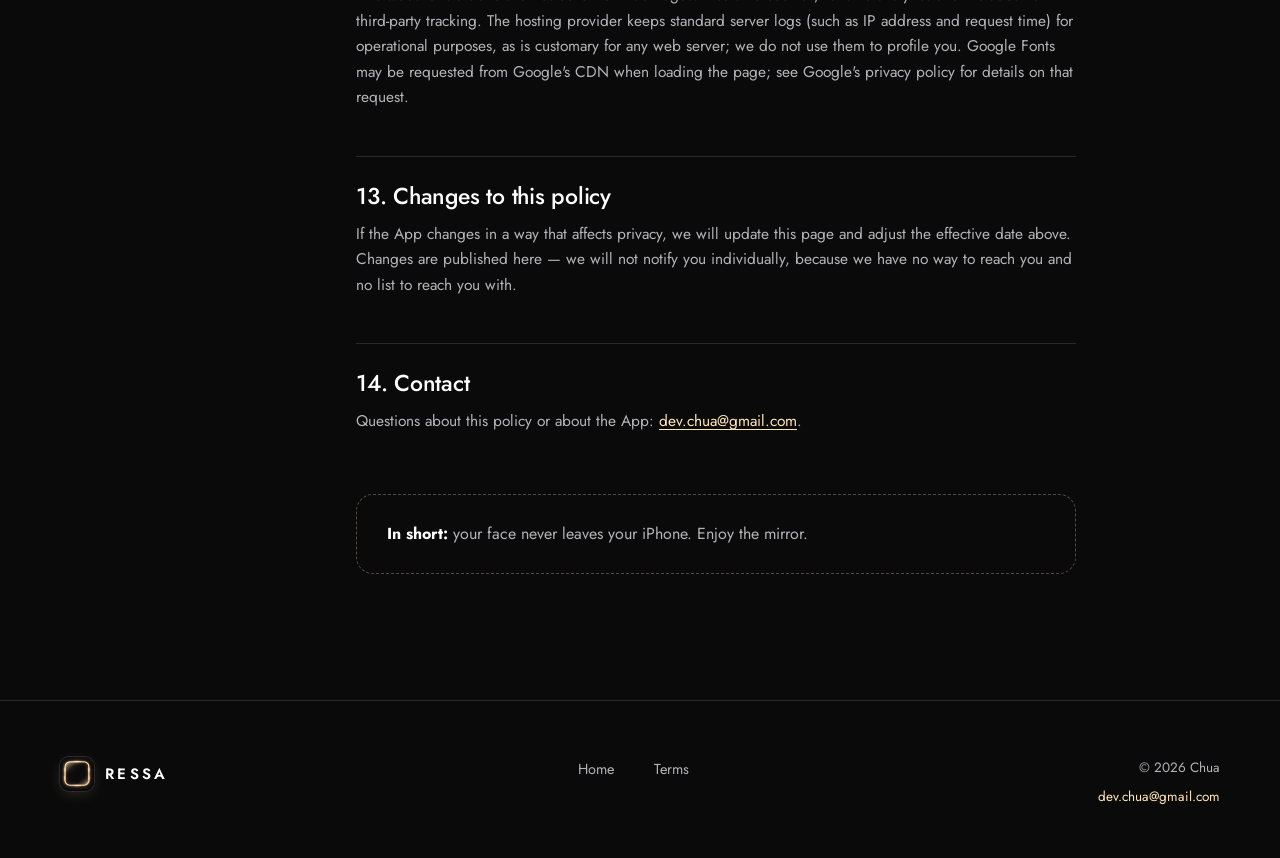
<file: privacy.html>
<!DOCTYPE html>
<html lang="en"
  data-title-en="Privacy Policy — Ressa"
  data-title-zh="隐私政策 — Ressa"
  data-desc-en="How Ressa handles your data: the camera feed stays on your iPhone, nothing is recorded or uploaded, only light preferences are stored, and purchases go through Apple."
  data-desc-zh="Ressa 如何处理你的数据：摄像头画面只留在你的 iPhone 上，不录制不上传，仅存储灯光偏好，购买经由 Apple 完成。">
<head>
  <meta charset="UTF-8">
  <meta name="viewport" content="width=device-width, initial-scale=1.0">
  <title>Privacy Policy — Ressa</title>
  <meta name="description" content="How Ressa handles your data: the camera feed stays on your iPhone, nothing is recorded or uploaded, only light preferences are stored, and purchases go through Apple.">
  <link rel="icon" type="image/png" href="assets/img/favicon.png">
  <link rel="apple-touch-icon" href="assets/img/apple-touch-icon.png">
  <meta name="theme-color" content="#0a0a0b">
  <link rel="preconnect" href="https://fonts.googleapis.com">
  <link rel="preconnect" href="https://fonts.gstatic.com" crossorigin>
  <link href="https://fonts.googleapis.com/css2?family=Jost:ital,wght@0,300;0,400;0,500;0,600;1,400&display=swap" rel="stylesheet">
  <link rel="stylesheet" href="assets/css/main.css?v=2">
  <script>
    (function () {
      var l = null;
      try { l = localStorage.getItem("ressa-lang"); } catch (e) {}
      if (l !== "en" && l !== "zh") {
        l = ((navigator.languages && navigator.languages[0]) || navigator.language || "")
          .toLowerCase().indexOf("zh") === 0 ? "zh" : "en";
      }
      document.documentElement.setAttribute("data-lang", l);
    })();
  </script>
</head>
<body>
  <!-- PLACEHOLDERS: none remaining. -->
  <a class="skip-link" href="#main"><span class="lang-en">Skip to content</span><span class="lang-zh">跳到正文</span></a>

  <header class="site-header on-dark">
    <div class="container header-inner">
      <a class="brand" href="index.html" aria-label="Ressa home">
        <span class="brand-badge"><img src="assets/img/favicon.png" alt="Ressa logo" width="40" height="40"></span>
        <span>RESSA</span>
      </a>
      <nav class="main-nav" aria-label="Primary">
        <a href="index.html"><span class="lang-en">Home</span><span class="lang-zh">首页</span></a>
        <a href="index.html#mirror"><span class="lang-en">Features</span><span class="lang-zh">功能</span></a>
        <a href="terms.html"><span class="lang-en">Terms</span><span class="lang-zh">条款</span></a>
      </nav>
      <div class="header-actions">
        <div class="lang-toggle" role="group" aria-label="Language / 语言">
          <button type="button" data-set-lang="en" aria-pressed="false">EN</button>
          <button type="button" data-set-lang="zh" aria-pressed="false">中文</button>
        </div>
      </div>
    </div>
  </header>

  <main id="main">
    <section class="doc-hero">
      <div class="container">
        <p class="eyebrow"><span class="lang-en">Legal</span><span class="lang-zh">法律文件</span></p>
        <h1>
          <span class="lang-en">Privacy Policy</span>
          <span class="lang-zh">隐私政策</span>
        </h1>
        <div class="doc-meta">
          <span><span class="lang-en">Effective date: October 13, 2026</span><span class="lang-zh">生效日期：2026 年 10 月 13 日</span></span>
          <span><span class="lang-en">Applies worldwide</span><span class="lang-zh">全球适用</span></span>
        </div>
      </div>
    </section>

    <div class="container doc-layout">
      <aside class="doc-toc" aria-label="Table of contents">
        <p class="toc-title"><span class="lang-en">Contents</span><span class="lang-zh">目录</span></p>
        <ol>
          <li><a href="#p-intro"><span class="lang-en">Introduction</span><span class="lang-zh">引言</span></a></li>
          <li><a href="#p-scope"><span class="lang-en">Scope</span><span class="lang-zh">适用范围</span></a></li>
          <li><a href="#p-camera"><span class="lang-en">Camera use</span><span class="lang-zh">摄像头的使用</span></a></li>
          <li><a href="#p-freeze"><span class="lang-en">Freeze frames</span><span class="lang-zh">定格画面</span></a></li>
          <li><a href="#p-storage"><span class="lang-en">What we store</span><span class="lang-zh">我们存储的内容</span></a></li>
          <li><a href="#p-permissions"><span class="lang-en">Permissions</span><span class="lang-zh">系统权限</span></a></li>
          <li><a href="#p-purchases"><span class="lang-en">Purchases</span><span class="lang-zh">购买</span></a></li>
          <li><a href="#p-thirdparties"><span class="lang-en">Third parties</span><span class="lang-zh">第三方</span></a></li>
          <li><a href="#p-rights"><span class="lang-en">Your rights</span><span class="lang-zh">你的权利</span></a></li>
          <li><a href="#p-children"><span class="lang-en">Children</span><span class="lang-zh">儿童</span></a></li>
          <li><a href="#p-security"><span class="lang-en">Security</span><span class="lang-zh">安全</span></a></li>
          <li><a href="#p-website"><span class="lang-en">This website</span><span class="lang-zh">关于本网站</span></a></li>
          <li><a href="#p-changes"><span class="lang-en">Changes</span><span class="lang-zh">政策变更</span></a></li>
          <li><a href="#p-contact"><span class="lang-en">Contact</span><span class="lang-zh">联系我们</span></a></li>
        </ol>
      </aside>

      <article class="doc-body">
        <p>
          <span class="lang-en">Ressa is a mirror, and a mirror's business is nobody else's. The app is designed so that everything the camera sees stays on your iPhone: no video is recorded, no photo is saved, and no camera image is ever uploaded. This policy explains the few places where information is involved at all, and the rights you have. It applies worldwide and is written to align with commonly applicable frameworks such as the EU/UK GDPR, the Swiss FADP, the California Consumer Privacy Act (CCPA/CPRA) and other applicable data-protection laws — whichever gives you the greater protection applies.</span>
          <span class="lang-zh">Ressa 是一面镜子，而镜子里的景象与他人无关。应用的设计原则是：摄像头看到的一切都留在你的 iPhone 上——不录制视频、不保存照片、从不上传任何相机画面。本政策说明少数几处确实涉及信息的场景，以及你享有的权利。本政策在全球适用，并参照 EU/UK GDPR、瑞士 FADP、美国加州 CCPA/CPRA 等常见数据保护框架撰写——对你更有利的标准优先适用。</span>
        </p>

        <section class="policy-sec" id="p-intro">
          <h2><span class="lang-en">1. Introduction</span><span class="lang-zh">1. 引言</span></h2>
          <div class="lang-en">
            <p>Ressa is a mobile application that turns your iPhone's front camera and screen into a personal makeup mirror ("the App"), published by its independent developer, Chua ("we", "us"). This Privacy Policy describes what information the App and this website process, why, and what choices you have.</p>
            <p>The short version: the camera feed is processed on your device only and never leaves it; the only setting we keep is your light preference, stored locally; and the only external communication the App can make is with Apple to handle an optional purchase.</p>
          </div>
          <div class="lang-zh">
            <p>Ressa 是一款把 iPhone 前置摄像头与屏幕变成个人化妆镜的移动应用（下称「本应用」），由独立开发者 Chua（下称「我们」）发布。本隐私政策说明本应用及本网站处理哪些信息、为何处理，以及你可以做出哪些选择。</p>
            <p>简而言之：摄像头画面仅在你的设备上处理，从不离开设备；我们唯一保留的设置是你的灯光偏好，且存储在本地；本应用唯一可能的外部通信，是为处理可选购买而与 Apple 进行的通信。</p>
          </div>
        </section>

        <section class="policy-sec" id="p-scope">
          <h2><span class="lang-en">2. Scope</span><span class="lang-zh">2. 适用范围</span></h2>
          <div class="lang-en">
            <p>This policy covers the Ressa iOS application and the product website you are reading (ressa product pages hosted on GitHub Pages). It does not cover services operated by Apple — the App Store, TestFlight, In-App Purchases and your Apple ID are governed by Apple's own terms and privacy policy.</p>
          </div>
          <div class="lang-zh">
            <p>本政策覆盖 Ressa 的 iOS 应用，以及你正在浏览的产品网站（托管于 GitHub Pages 的 Ressa 产品页）。它不覆盖由 Apple 运营的服务——App Store、TestFlight、内购与你的 Apple ID 均受 Apple 自身条款与隐私政策约束。</p>
          </div>
        </section>

        <section class="policy-sec" id="p-camera">
          <h2><span class="lang-en">3. Camera use</span><span class="lang-zh">3. 摄像头的使用</span></h2>
          <div class="lang-en">
            <p>Ressa uses the front camera for exactly one purpose: to show you a live mirror. Specifically:</p>
            <ul>
              <li>The camera runs only while the mirror is on screen and active — never in the background.</li>
              <li>The live preview is processed on your device and displayed on your screen. It is not recorded, not saved, and not transmitted anywhere.</li>
              <li>No face detection, face analysis, skin analysis or any other automated interpretation of your image is performed.</li>
              <li>No beauty processing is applied — but also no analysis: we don't look at your face, we only show it to you.</li>
            </ul>
            <p>Camera permission is requested once on first launch. You can revoke it at any time in iOS Settings; the App will simply have nothing to show.</p>
          </div>
          <div class="lang-zh">
            <p>Ressa 使用前置摄像头只为一个目的：向你呈现实时镜面。具体而言：</p>
            <ul>
              <li>摄像头仅在镜面位于屏幕且处于使用状态时运行——绝不在后台运行。</li>
              <li>实时画面在你的设备上处理并显示在屏幕上。不录制、不保存、不向任何地方传输。</li>
              <li>不进行人脸检测、人脸分析、肤质分析或任何其他对画面的自动解读。</li>
              <li>不施加美颜处理——但也同样不做分析：我们不看你的脸，只把你的脸展示给你。</li>
            </ul>
            <p>摄像头权限仅在首次启动时请求一次。你可以随时在 iOS 设置中撤销它；届时应用只是没有画面可显示而已。</p>
          </div>
        </section>

        <section class="policy-sec" id="p-freeze">
          <h2><span class="lang-en">4. Freeze frames</span><span class="lang-zh">4. 定格画面</span></h2>
          <div class="lang-en">
            <p>The optional Freeze feature pauses one frame of the live mirror so you can inspect it. A frozen frame exists only in your device's memory: it is never written to storage, never added to your photo library, and is discarded the moment you resume the mirror, open the purchase page, or send the App to the background.</p>
          </div>
          <div class="lang-zh">
            <p>可选的「定格」功能会暂停实时镜面的一帧画面供你细看。定格画面只存在于设备的内存中：它不会被写入存储、不会进入你的相册，并在你恢复镜面、打开购买页面或将应用切到后台的那一刻即被丢弃。</p>
          </div>
        </section>

        <section class="policy-sec" id="p-storage">
          <h2><span class="lang-en">5. What we store</span><span class="lang-zh">5. 我们存储的内容</span></h2>
          <div class="lang-en">
            <p>Exactly one kind of app data is persisted: your light preferences (brightness level and light color), saved in your device's local app storage so the mirror comes back as you left it. This stays on your device, is never synced to a server of ours (we don't have one), and is removed when you delete the App.</p>
            <p>Ressa does not require an account and does not offer one. There is no Ressa server holding user data.</p>
          </div>
          <div class="lang-zh">
            <p>被持久化的应用数据只有一类：你的灯光偏好（亮度与光色），保存在设备的本地应用存储中，让镜面每次都回到你离开时的样子。它留在你的设备上，从不同步到我们的服务器（我们没有服务器），删除应用时即被移除。</p>
            <p>Ressa 不需要账户，也不提供账户。不存在持有用户数据的 Ressa 服务器。</p>
          </div>
        </section>

        <section class="policy-sec" id="p-permissions">
          <h2><span class="lang-en">6. Permissions</span><span class="lang-zh">6. 系统权限</span></h2>
          <div class="lang-en">
            <p>Ressa requests only the camera permission. It does not request — and has no code to use — access to the microphone, photo library, contacts, location or any other system resource.</p>
          </div>
          <div class="lang-zh">
            <p>Ressa 仅请求摄像头权限。它不请求——也没有任何代码可以使用——麦克风、相册、通讯录、定位或任何其他系统资源。</p>
          </div>
        </section>

        <section class="policy-sec" id="p-purchases">
          <h2><span class="lang-en">7. Purchases</span><span class="lang-zh">7. 购买</span></h2>
          <div class="lang-en">
            <p>The optional Ressa Pro upgrade is an In-App Purchase — a monthly subscription, a six-month subscription or a one-time lifetime purchase — processed entirely by Apple through StoreKit. We never see your payment details, your Apple ID credentials, or your card information. Apple provides us with no personally identifying purchase data. Purchase restoration on a new device is likewise handled between you and Apple.</p>
          </div>
          <div class="lang-zh">
            <p>可选的 Ressa Pro 升级是一项应用内购买——可按月订阅、按半年订阅，或一次性终身买断——完全由 Apple 通过 StoreKit 处理。我们绝不会看到你的支付信息、Apple ID 凭据或银行卡信息。Apple 不会向我们提供任何可识别个人身份的购买数据。在新设备上恢复购买同样由你与 Apple 之间完成。</p>
          </div>
        </section>

        <section class="policy-sec" id="p-thirdparties">
          <h2><span class="lang-en">8. Third parties</span><span class="lang-zh">8. 第三方</span></h2>
          <div class="lang-en">
            <p>The App contains no third-party packages, no advertising, no analytics SDKs and no trackers. The only external communication is with Apple's StoreKit servers for product information, payments and purchase verification. Apple's handling of that exchange is described in Apple's privacy policy.</p>
          </div>
          <div class="lang-zh">
            <p>本应用不包含第三方软件包、广告、统计 SDK 或追踪器。唯一的外部通信是与 Apple StoreKit 服务器之间就商品信息、支付与购买验证进行的通信。该过程由 Apple 如何处理，请参阅 Apple 的隐私政策。</p>
          </div>
        </section>

        <section class="policy-sec" id="p-rights">
          <h2><span class="lang-en">9. Your rights</span><span class="lang-zh">9. 你的权利</span></h2>
          <div class="lang-en">
            <p>Depending on where you live, you may have rights such as access to, correction, deletion, restriction or portability of your personal data, and the right to object to processing or lodge a complaint with a supervisory authority. Because Ressa keeps no data about you beyond a local light preference on your own device, exercising these rights is usually as simple as deleting the App. If you would like our help anyway, contact us using the details below.</p>
          </div>
          <div class="lang-zh">
            <p>视你所在的司法辖区而定，你可能享有诸如访问、更正、删除、限制或转移个人数据的权利，以及反对处理或向监管机构投诉的权利。由于 Ressa 除了你自己设备上的本地灯光偏好之外不保留任何关于你的数据，行使这些权利通常只需删除应用即可。即便如此，如果你希望获得我们的协助，请通过下方方式联系我们。</p>
          </div>
        </section>

        <section class="policy-sec" id="p-children">
          <h2><span class="lang-en">10. Children</span><span class="lang-zh">10. 儿童</span></h2>
          <div class="lang-en">
            <p>Ressa is a general-purpose utility and is not directed at children under 13 (or the equivalent minimum age in your jurisdiction). Since the App collects no personal data and requires no account, no such data of children is collected knowingly.</p>
          </div>
          <div class="lang-zh">
            <p>Ressa 是一款通用工具，并非面向 13 岁以下（或你所在司法辖区的同等最低年龄）儿童设计。由于本应用不收集个人数据、不需要账户，因此不会有意收集儿童的此类数据。</p>
          </div>
        </section>

        <section class="policy-sec" id="p-security">
          <h2><span class="lang-en">11. Security</span><span class="lang-zh">11. 安全</span></h2>
          <div class="lang-en">
            <p>The best-protected data is data that never exists. Ressa's architecture keeps your images on the device and out of any network, which removes the most common breach surfaces (servers, uploads, third-party processors). The App is distributed through the App Store, and updates are delivered through it as well.</p>
          </div>
          <div class="lang-zh">
            <p>防护最好的数据，是从不存在过的数据。Ressa 的架构让画面留在设备上、不进入任何网络，从而消除了最常见的攻击面（服务器、上传、第三方处理者）。应用通过 App Store 分发，更新亦通过 App Store 送达。</p>
          </div>
        </section>

        <section class="policy-sec" id="p-website">
          <h2><span class="lang-en">12. This website</span><span class="lang-zh">12. 关于本网站</span></h2>
          <div class="lang-en">
            <p>This website is a static site hosted on GitHub Pages. It sets no cookies, runs no analytics and includes no third-party tracking. The hosting provider keeps standard server logs (such as IP address and request time) for operational purposes, as is customary for any web server; we do not use them to profile you. Google Fonts may be requested from Google's CDN when loading the page; see Google's privacy policy for details on that request.</p>
          </div>
          <div class="lang-zh">
            <p>本网站是托管于 GitHub Pages 的静态站点。它不设置 Cookie、不运行统计、不包含第三方追踪。托管服务商会按任何 Web 服务器的惯例保留标准服务器日志（如 IP 地址与请求时间）以作运维之用；我们不会利用它们对你进行画像。页面加载时可能向 Google CDN 请求 Google Fonts 字体；该请求的处理细节请参阅 Google 的隐私政策。</p>
          </div>
        </section>

        <section class="policy-sec" id="p-changes">
          <h2><span class="lang-en">13. Changes to this policy</span><span class="lang-zh">13. 政策变更</span></h2>
          <div class="lang-en">
            <p>If the App changes in a way that affects privacy, we will update this page and adjust the effective date above. Changes are published here — we will not notify you individually, because we have no way to reach you and no list to reach you with.</p>
          </div>
          <div class="lang-zh">
            <p>若应用发生变化并影响到隐私，我们会更新本页面并调整上方的生效日期。变更会在本页面发布——我们不会单独通知你，因为我们没有联系你的途径，也不存在可以用来联系你的名单。</p>
          </div>
        </section>

        <section class="policy-sec" id="p-contact">
          <h2><span class="lang-en">14. Contact</span><span class="lang-zh">14. 联系我们</span></h2>
          <div class="lang-en">
            <p>Questions about this policy or about the App: <a href="mailto:dev.chua@gmail.com">dev.chua@gmail.com</a>.</p>
          </div>
          <div class="lang-zh">
            <p>关于本政策或本应用的疑问：<a href="mailto:dev.chua@gmail.com">dev.chua@gmail.com</a>。</p>
          </div>
        </section>

        <p class="doc-end">
          <span class="lang-en"><strong>In short:</strong> your face never leaves your iPhone. Enjoy the mirror.</span>
          <span class="lang-zh"><strong>一句话总结：</strong>你的脸从不离开你的 iPhone。安心照镜子。</span>
        </p>
      </article>
    </div>
  </main>

  <footer class="site-footer">
    <div class="container footer-inner">
      <div class="footer-brand">
        <a class="brand" href="index.html">
          <span class="brand-badge"><img src="assets/img/favicon.png" alt="Ressa logo" width="34" height="34"></span>
          <span>RESSA</span>
        </a>
      </div>
      <nav class="footer-nav" aria-label="Footer">
        <a href="index.html"><span class="lang-en">Home</span><span class="lang-zh">首页</span></a>
        <a href="terms.html"><span class="lang-en">Terms</span><span class="lang-zh">条款</span></a>
      </nav>
      <div class="footer-meta">
        <p>© 2026 Chua</p>
        <p><a href="mailto:dev.chua@gmail.com">dev.chua@gmail.com</a></p>
      </div>
    </div>
  </footer>

  <script src="assets/js/i18n.js?v=1"></script>
  <script src="assets/js/doc.js?v=1"></script>
</body>
</html>
</file>
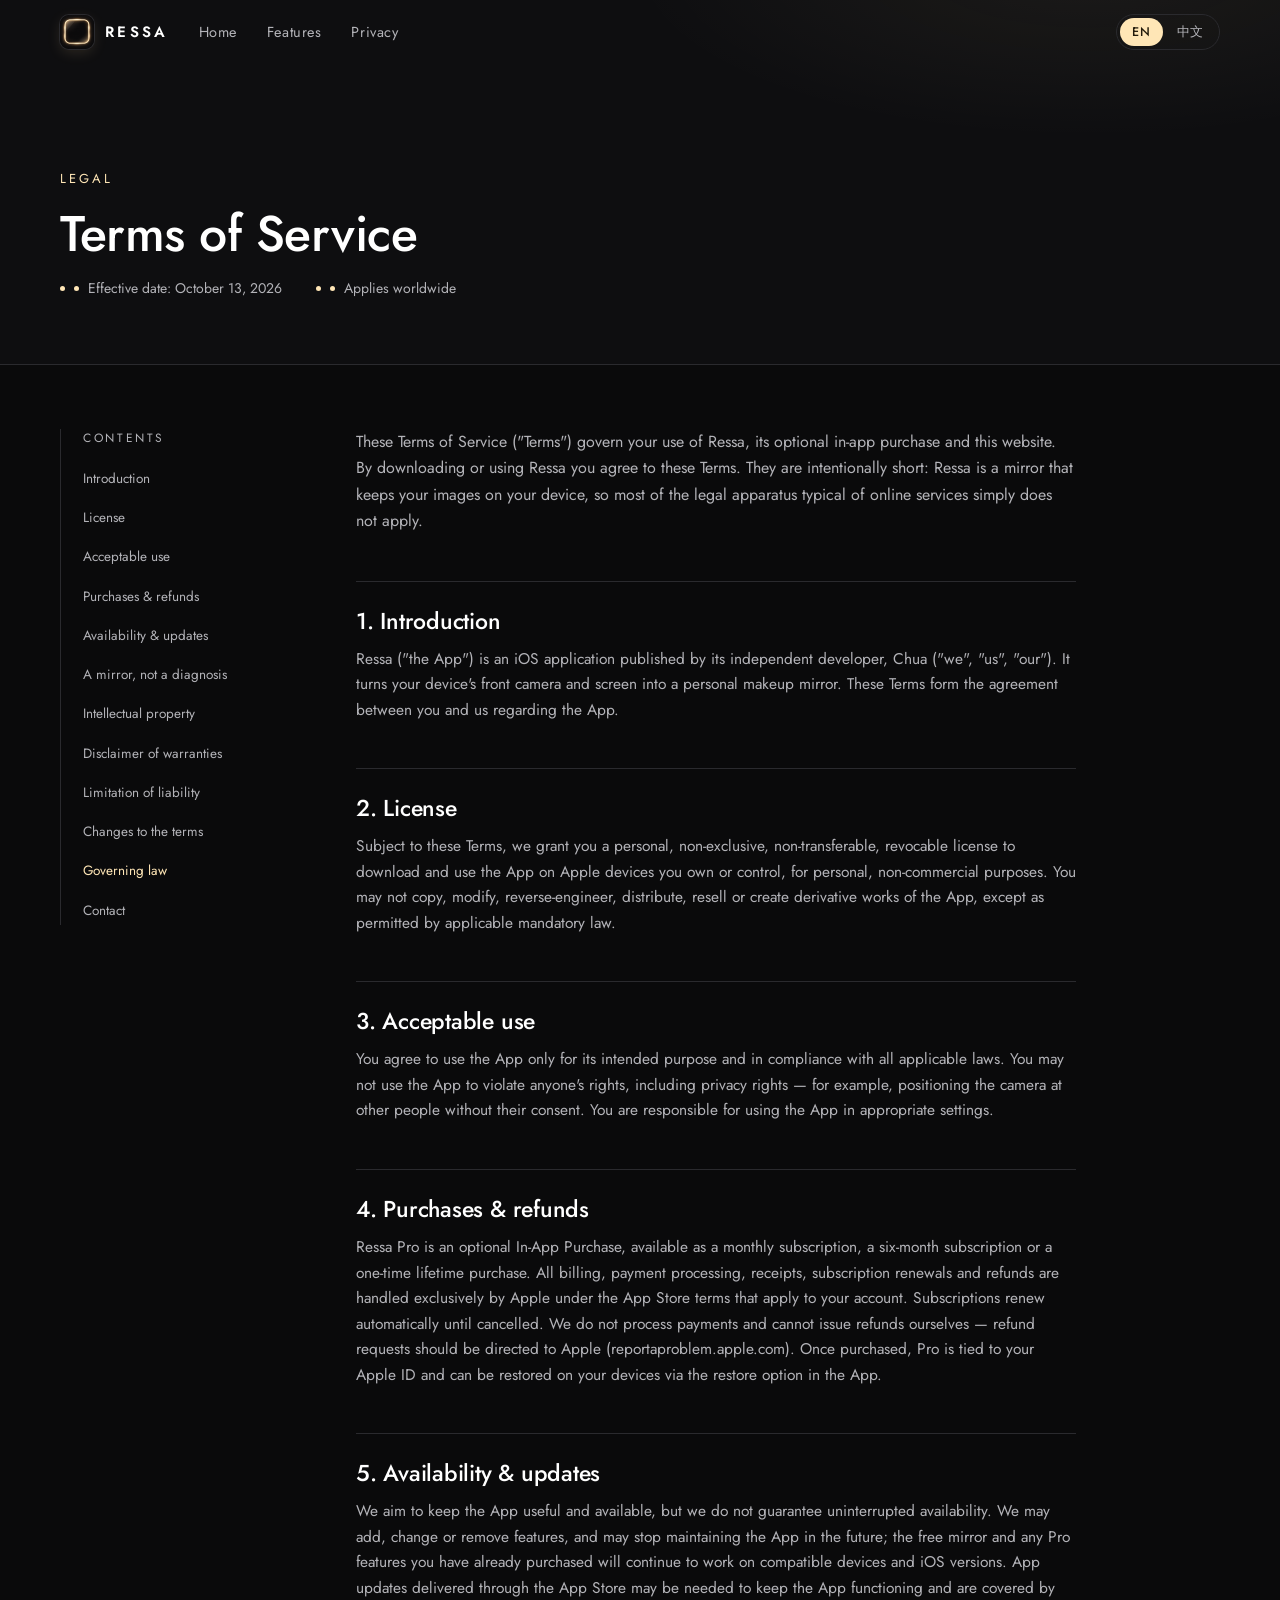
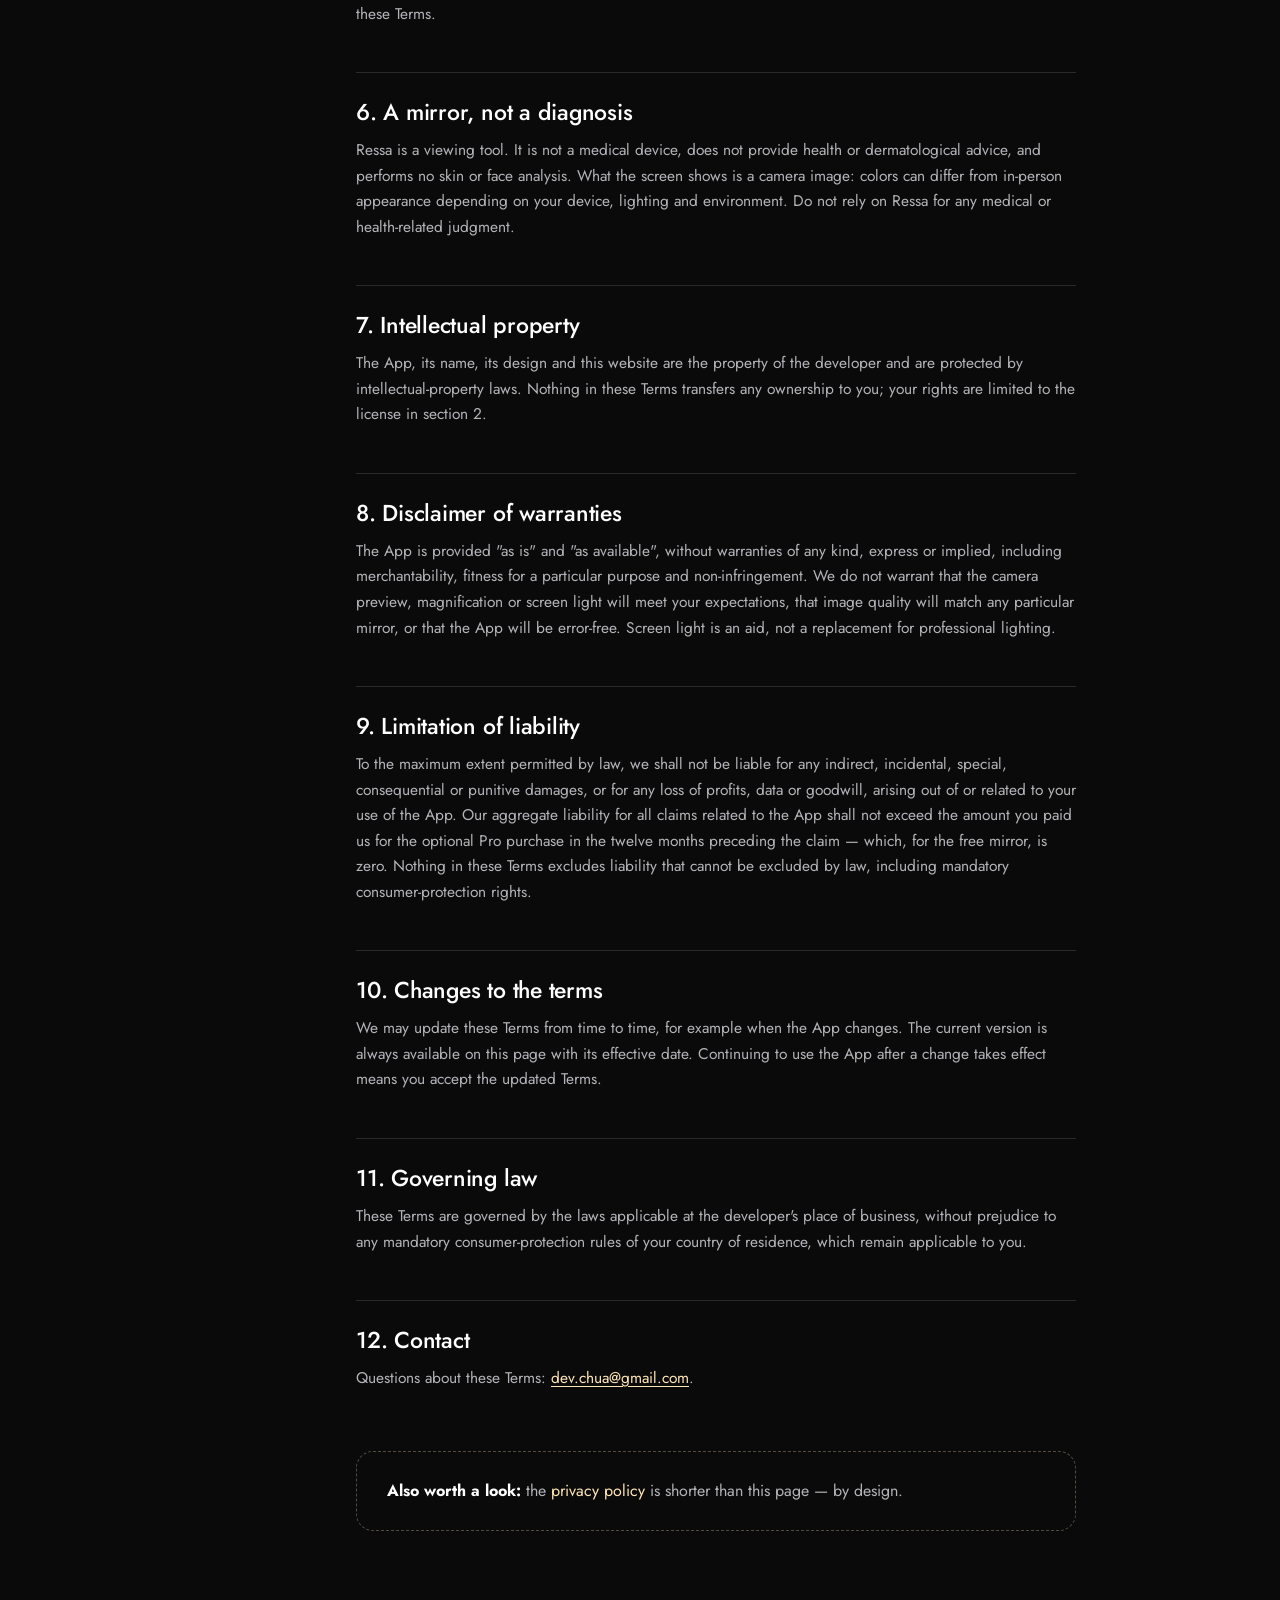
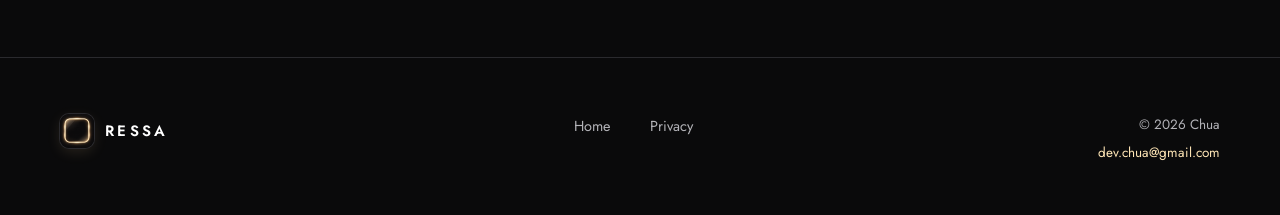
<file: terms.html>
<!DOCTYPE html>
<html lang="en"
  data-title-en="Terms of Service — Ressa"
  data-title-zh="服务条款 — Ressa"
  data-desc-en="The terms that govern your use of Ressa: license, acceptable use, subscriptions and purchases via Apple, availability, disclaimers and liability limits."
  data-desc-zh="约束你使用 Ressa 的条款：许可、合理使用、经 Apple 完成的订阅与购买、可用性、免责声明与责任限制。">
<head>
  <meta charset="UTF-8">
  <meta name="viewport" content="width=device-width, initial-scale=1.0">
  <title>Terms of Service — Ressa</title>
  <meta name="description" content="The terms that govern your use of Ressa: license, acceptable use, subscriptions and purchases via Apple, availability, disclaimers and liability limits.">
  <link rel="icon" type="image/png" href="assets/img/favicon.png">
  <link rel="apple-touch-icon" href="assets/img/apple-touch-icon.png">
  <meta name="theme-color" content="#0a0a0b">
  <link rel="preconnect" href="https://fonts.googleapis.com">
  <link rel="preconnect" href="https://fonts.gstatic.com" crossorigin>
  <link href="https://fonts.googleapis.com/css2?family=Jost:ital,wght@0,300;0,400;0,500;0,600;1,400&display=swap" rel="stylesheet">
  <link rel="stylesheet" href="assets/css/main.css?v=2">
  <script>
    (function () {
      var l = null;
      try { l = localStorage.getItem("ressa-lang"); } catch (e) {}
      if (l !== "en" && l !== "zh") {
        l = ((navigator.languages && navigator.languages[0]) || navigator.language || "")
          .toLowerCase().indexOf("zh") === 0 ? "zh" : "en";
      }
      document.documentElement.setAttribute("data-lang", l);
    })();
  </script>
</head>
<body>
  <!-- PLACEHOLDERS: none remaining. -->
  <a class="skip-link" href="#main"><span class="lang-en">Skip to content</span><span class="lang-zh">跳到正文</span></a>

  <header class="site-header on-dark">
    <div class="container header-inner">
      <a class="brand" href="index.html" aria-label="Ressa home">
        <span class="brand-badge"><img src="assets/img/favicon.png" alt="Ressa logo" width="40" height="40"></span>
        <span>RESSA</span>
      </a>
      <nav class="main-nav" aria-label="Primary">
        <a href="index.html"><span class="lang-en">Home</span><span class="lang-zh">首页</span></a>
        <a href="index.html#mirror"><span class="lang-en">Features</span><span class="lang-zh">功能</span></a>
        <a href="privacy.html"><span class="lang-en">Privacy</span><span class="lang-zh">隐私</span></a>
      </nav>
      <div class="header-actions">
        <div class="lang-toggle" role="group" aria-label="Language / 语言">
          <button type="button" data-set-lang="en" aria-pressed="false">EN</button>
          <button type="button" data-set-lang="zh" aria-pressed="false">中文</button>
        </div>
      </div>
    </div>
  </header>

  <main id="main">
    <section class="doc-hero">
      <div class="container">
        <p class="eyebrow"><span class="lang-en">Legal</span><span class="lang-zh">法律文件</span></p>
        <h1>
          <span class="lang-en">Terms of Service</span>
          <span class="lang-zh">服务条款</span>
        </h1>
        <div class="doc-meta">
          <span><span class="lang-en">Effective date: October 13, 2026</span><span class="lang-zh">生效日期：2026 年 10 月 13 日</span></span>
          <span><span class="lang-en">Applies worldwide</span><span class="lang-zh">全球适用</span></span>
        </div>
      </div>
    </section>

    <div class="container doc-layout">
      <aside class="doc-toc" aria-label="Table of contents">
        <p class="toc-title"><span class="lang-en">Contents</span><span class="lang-zh">目录</span></p>
        <ol>
          <li><a href="#t-intro"><span class="lang-en">Introduction</span><span class="lang-zh">引言</span></a></li>
          <li><a href="#t-license"><span class="lang-en">License</span><span class="lang-zh">许可</span></a></li>
          <li><a href="#t-use"><span class="lang-en">Acceptable use</span><span class="lang-zh">合理使用</span></a></li>
          <li><a href="#t-purchases"><span class="lang-en">Purchases &amp; refunds</span><span class="lang-zh">购买与退款</span></a></li>
          <li><a href="#t-availability"><span class="lang-en">Availability &amp; updates</span><span class="lang-zh">可用性与更新</span></a></li>
          <li><a href="#t-notmedical"><span class="lang-en">A mirror, not a diagnosis</span><span class="lang-zh">是镜子，不是诊断</span></a></li>
          <li><a href="#t-ip"><span class="lang-en">Intellectual property</span><span class="lang-zh">知识产权</span></a></li>
          <li><a href="#t-warranty"><span class="lang-en">Disclaimer of warranties</span><span class="lang-zh">免责声明</span></a></li>
          <li><a href="#t-liability"><span class="lang-en">Limitation of liability</span><span class="lang-zh">责任限制</span></a></li>
          <li><a href="#t-changes"><span class="lang-en">Changes to the terms</span><span class="lang-zh">条款变更</span></a></li>
          <li><a href="#t-law"><span class="lang-en">Governing law</span><span class="lang-zh">适用法律</span></a></li>
          <li><a href="#t-contact"><span class="lang-en">Contact</span><span class="lang-zh">联系我们</span></a></li>
        </ol>
      </aside>

      <article class="doc-body">
        <p>
          <span class="lang-en">These Terms of Service ("Terms") govern your use of Ressa, its optional in-app purchase and this website. By downloading or using Ressa you agree to these Terms. They are intentionally short: Ressa is a mirror that keeps your images on your device, so most of the legal apparatus typical of online services simply does not apply.</span>
          <span class="lang-zh">本服务条款（下称「本条款」）约束你对 Ressa 的使用、可选的应用内购买以及本网站。下载或使用 Ressa 即表示你同意本条款。条款刻意保持简短：Ressa 是一面把画面留在你设备上的镜子，多数在线服务常见的法律条款在这里根本用不上。</span>
        </p>

        <section class="policy-sec" id="t-intro">
          <h2><span class="lang-en">1. Introduction</span><span class="lang-zh">1. 引言</span></h2>
          <div class="lang-en">
            <p>Ressa ("the App") is an iOS application published by its independent developer, Chua ("we", "us", "our"). It turns your device's front camera and screen into a personal makeup mirror. These Terms form the agreement between you and us regarding the App.</p>
          </div>
          <div class="lang-zh">
            <p>Ressa（下称「本应用」）是由独立开发者 Chua（下称「我们」）发布的 iOS 应用。它把设备的前置摄像头与屏幕变成一面个人化妆镜。本条款构成你我之间就本应用达成的协议。</p>
          </div>
        </section>

        <section class="policy-sec" id="t-license">
          <h2><span class="lang-en">2. License</span><span class="lang-zh">2. 许可</span></h2>
          <div class="lang-en">
            <p>Subject to these Terms, we grant you a personal, non-exclusive, non-transferable, revocable license to download and use the App on Apple devices you own or control, for personal, non-commercial purposes. You may not copy, modify, reverse-engineer, distribute, resell or create derivative works of the App, except as permitted by applicable mandatory law.</p>
          </div>
          <div class="lang-zh">
            <p>在遵守本条款的前提下，我们授予你一项个人的、非独占的、不可转让的、可撤销的许可，供你在自己拥有或控制的 Apple 设备上下载并使用本应用，仅限个人非商业用途。除适用强制性法律另有许可外，你不得复制、修改、反向工程、分发、转售本应用或制作其衍生作品。</p>
          </div>
        </section>

        <section class="policy-sec" id="t-use">
          <h2><span class="lang-en">3. Acceptable use</span><span class="lang-zh">3. 合理使用</span></h2>
          <div class="lang-en">
            <p>You agree to use the App only for its intended purpose and in compliance with all applicable laws. You may not use the App to violate anyone's rights, including privacy rights — for example, positioning the camera at other people without their consent. You are responsible for using the App in appropriate settings.</p>
          </div>
          <div class="lang-zh">
            <p>你同意仅出于本应用的预期用途、并在遵守所有适用法律的前提下使用本应用。你不得利用本应用侵犯任何人的权利，包括隐私权——例如未经同意将摄像头对准他人。在恰当的场合使用本应用是你的责任。</p>
          </div>
        </section>

        <section class="policy-sec" id="t-purchases">
          <h2><span class="lang-en">4. Purchases &amp; refunds</span><span class="lang-zh">4. 购买与退款</span></h2>
          <div class="lang-en">
            <p>Ressa Pro is an optional In-App Purchase, available as a monthly subscription, a six-month subscription or a one-time lifetime purchase. All billing, payment processing, receipts, subscription renewals and refunds are handled exclusively by Apple under the App Store terms that apply to your account. Subscriptions renew automatically until cancelled. We do not process payments and cannot issue refunds ourselves — refund requests should be directed to Apple (reportaproblem.apple.com). Once purchased, Pro is tied to your Apple ID and can be restored on your devices via the restore option in the App.</p>
          </div>
          <div class="lang-zh">
            <p>Ressa Pro 是可选的应用内购买，提供按月订阅、半年订阅和一次性终身买断三种方式。所有账单、支付处理、收据、订阅续期与退款均完全由 Apple 依据适用于你账户的 App Store 条款处理。订阅会自动续期，直到你取消。我们不处理支付，也无法自行退款——退款请求请提交给 Apple（reportaproblem.apple.com）。购买完成后，Pro 与你的 Apple ID 绑定，可通过应用内的恢复选项在你的设备上恢复。</p>
          </div>
        </section>

        <section class="policy-sec" id="t-availability">
          <h2><span class="lang-en">5. Availability &amp; updates</span><span class="lang-zh">5. 可用性与更新</span></h2>
          <div class="lang-en">
            <p>We aim to keep the App useful and available, but we do not guarantee uninterrupted availability. We may add, change or remove features, and may stop maintaining the App in the future; the free mirror and any Pro features you have already purchased will continue to work on compatible devices and iOS versions. App updates delivered through the App Store may be needed to keep the App functioning and are covered by these Terms.</p>
          </div>
          <div class="lang-zh">
            <p>我们尽力保持本应用有用且可用，但不保证不间断可用。我们可能新增、调整或移除功能，也可能在未来停止维护本应用；免费镜面以及你已购得的 Pro 功能，将在兼容的设备与 iOS 版本上继续可用。为维持正常运行，可能需要通过 App Store 安装应用更新，更新同样受本条款约束。</p>
          </div>
        </section>

        <section class="policy-sec" id="t-notmedical">
          <h2><span class="lang-en">6. A mirror, not a diagnosis</span><span class="lang-zh">6. 是镜子，不是诊断</span></h2>
          <div class="lang-en">
            <p>Ressa is a viewing tool. It is not a medical device, does not provide health or dermatological advice, and performs no skin or face analysis. What the screen shows is a camera image: colors can differ from in-person appearance depending on your device, lighting and environment. Do not rely on Ressa for any medical or health-related judgment.</p>
          </div>
          <div class="lang-zh">
            <p>Ressa 是一件观看工具。它不是医疗器械，不提供健康或皮肤科建议，也不进行任何皮肤或人脸分析。屏幕呈现的是相机画面：受设备、光线与环境的影响，颜色可能与当面所见存在差异。请勿依赖 Ressa 做出任何医疗或健康相关的判断。</p>
          </div>
        </section>

        <section class="policy-sec" id="t-ip">
          <h2><span class="lang-en">7. Intellectual property</span><span class="lang-zh">7. 知识产权</span></h2>
          <div class="lang-en">
            <p>The App, its name, its design and this website are the property of the developer and are protected by intellectual-property laws. Nothing in these Terms transfers any ownership to you; your rights are limited to the license in section 2.</p>
          </div>
          <div class="lang-zh">
            <p>本应用、其名称、其设计及本网站归开发者所有，受知识产权法律保护。本条款不向你转让任何所有权；你的权利仅限于第 2 条所述的许可。</p>
          </div>
        </section>

        <section class="policy-sec" id="t-warranty">
          <h2><span class="lang-en">8. Disclaimer of warranties</span><span class="lang-zh">8. 免责声明</span></h2>
          <div class="lang-en">
            <p>The App is provided "as is" and "as available", without warranties of any kind, express or implied, including merchantability, fitness for a particular purpose and non-infringement. We do not warrant that the camera preview, magnification or screen light will meet your expectations, that image quality will match any particular mirror, or that the App will be error-free. Screen light is an aid, not a replacement for professional lighting.</p>
          </div>
          <div class="lang-zh">
            <p>本应用按「现状」与「现有」提供，不作任何明示或默示的保证，包括适销性、特定用途适用性及不侵权。我们不保证相机画面、放大倍率或屏幕补光必然符合你的预期，不保证画质可媲美任何特定镜子，也不保证本应用毫无错误。屏幕补光是一种辅助，不能替代专业灯光。</p>
          </div>
        </section>

        <section class="policy-sec" id="t-liability">
          <h2><span class="lang-en">9. Limitation of liability</span><span class="lang-zh">9. 责任限制</span></h2>
          <div class="lang-en">
            <p>To the maximum extent permitted by law, we shall not be liable for any indirect, incidental, special, consequential or punitive damages, or for any loss of profits, data or goodwill, arising out of or related to your use of the App. Our aggregate liability for all claims related to the App shall not exceed the amount you paid us for the optional Pro purchase in the twelve months preceding the claim — which, for the free mirror, is zero. Nothing in these Terms excludes liability that cannot be excluded by law, including mandatory consumer-protection rights.</p>
          </div>
          <div class="lang-zh">
            <p>在法律允许的最大范围内，我们不对因使用或关联使用本应用而产生的任何间接、附带、特殊、后果性或惩罚性损害，以及利润、数据或商誉损失承担责任。我们对所有与本应用相关索赔的累计责任，不超过你在索赔前十二个月内为可选的 Pro 购买支付给我们的金额——就免费镜面而言，该金额为零。本条款不排除依法不可排除的责任，包括强制的消费者保护权利。</p>
          </div>
        </section>

        <section class="policy-sec" id="t-changes">
          <h2><span class="lang-en">10. Changes to the terms</span><span class="lang-zh">10. 条款变更</span></h2>
          <div class="lang-en">
            <p>We may update these Terms from time to time, for example when the App changes. The current version is always available on this page with its effective date. Continuing to use the App after a change takes effect means you accept the updated Terms.</p>
          </div>
          <div class="lang-zh">
            <p>我们可能不时更新本条款，例如在本应用发生变化时。当前版本及其生效日期始终发布在本页面。变更生效后继续使用本应用，即表示你接受更新后的条款。</p>
          </div>
        </section>

        <section class="policy-sec" id="t-law">
          <h2><span class="lang-en">11. Governing law</span><span class="lang-zh">11. 适用法律</span></h2>
          <div class="lang-en">
            <p>These Terms are governed by the laws applicable at the developer's place of business, without prejudice to any mandatory consumer-protection rules of your country of residence, which remain applicable to you.</p>
          </div>
          <div class="lang-zh">
            <p>本条款适用开发者营业地所在司法辖区的法律，但不影响你居住国强制性消费者保护规则对你的继续适用。</p>
          </div>
        </section>

        <section class="policy-sec" id="t-contact">
          <h2><span class="lang-en">12. Contact</span><span class="lang-zh">12. 联系我们</span></h2>
          <div class="lang-en">
            <p>Questions about these Terms: <a href="mailto:dev.chua@gmail.com">dev.chua@gmail.com</a>.</p>
          </div>
          <div class="lang-zh">
            <p>关于本条款的疑问：<a href="mailto:dev.chua@gmail.com">dev.chua@gmail.com</a>。</p>
          </div>
        </section>

        <p class="doc-end">
          <span class="lang-en"><strong>Also worth a look:</strong> the <a href="privacy.html">privacy policy</a> is shorter than this page — by design.</span>
          <span class="lang-zh"><strong>也值得一读：</strong><a href="privacy.html">隐私政策</a>比本页更短——这是刻意的。</span>
        </p>
      </article>
    </div>
  </main>

  <footer class="site-footer">
    <div class="container footer-inner">
      <div class="footer-brand">
        <a class="brand" href="index.html">
          <span class="brand-badge"><img src="assets/img/favicon.png" alt="Ressa logo" width="34" height="34"></span>
          <span>RESSA</span>
        </a>
      </div>
      <nav class="footer-nav" aria-label="Footer">
        <a href="index.html"><span class="lang-en">Home</span><span class="lang-zh">首页</span></a>
        <a href="privacy.html"><span class="lang-en">Privacy</span><span class="lang-zh">隐私</span></a>
      </nav>
      <div class="footer-meta">
        <p>© 2026 Chua</p>
        <p><a href="mailto:dev.chua@gmail.com">dev.chua@gmail.com</a></p>
      </div>
    </div>
  </footer>

  <script src="assets/js/i18n.js?v=1"></script>
  <script src="assets/js/doc.js?v=1"></script>
</body>
</html>
</file>
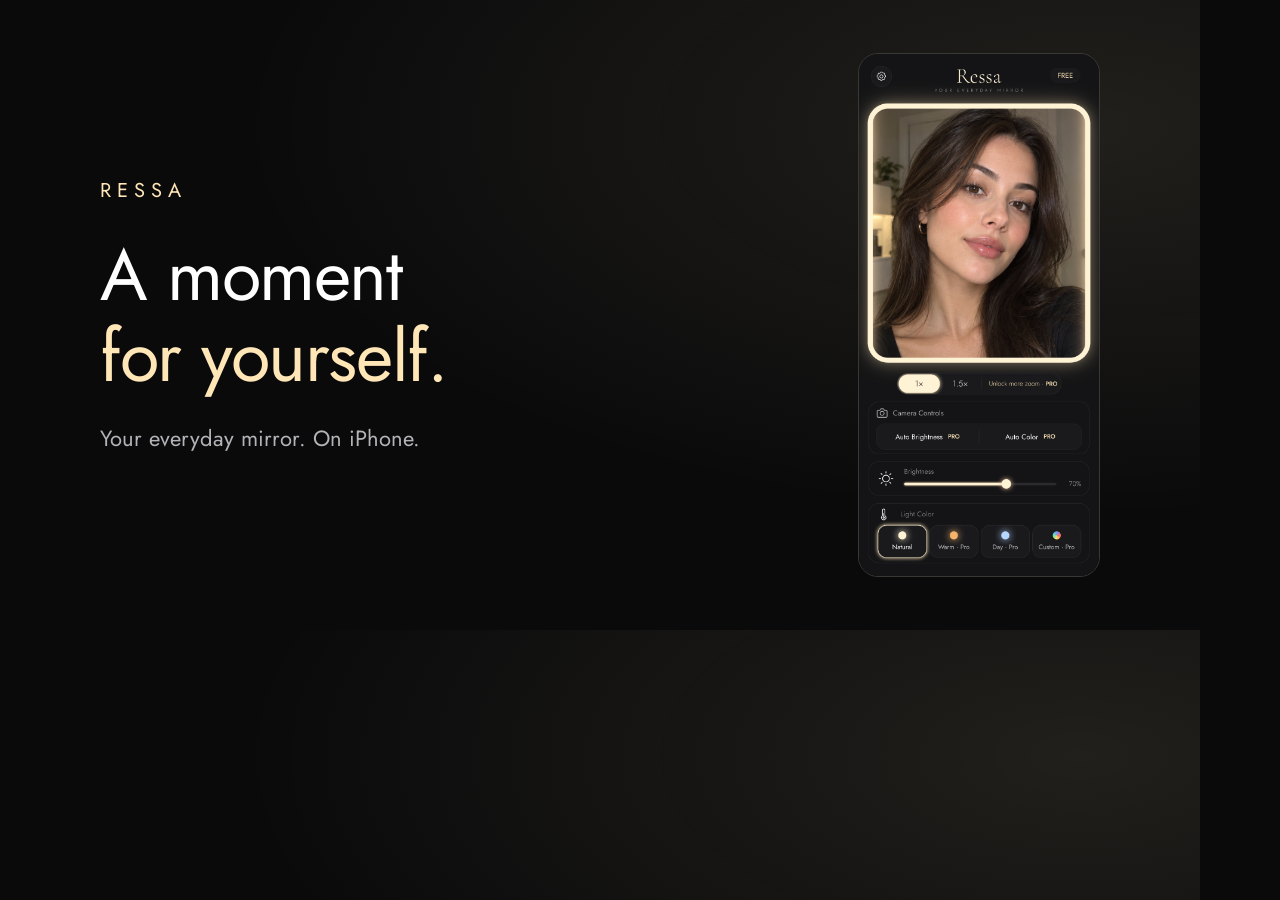
<file: assets/img/_og-card.html>
<!DOCTYPE html>
<html lang="en">
<head>
<meta charset="UTF-8">
<link rel="preconnect" href="https://fonts.googleapis.com">
<link href="https://fonts.googleapis.com/css2?family=Jost:wght@300;400;500&display=swap" rel="stylesheet">
<style>
* { box-sizing: border-box; margin: 0; }
html, body { width: 1200px; height: 630px; overflow: hidden; }
body { background: radial-gradient(ellipse at 90% 20%, #ffe6b619, transparent 55%), #0a0a0b; color: #fff; font-family: Jost, -apple-system, sans-serif; }
main { display: flex; align-items: center; justify-content: space-between; padding: 46px 100px; height: 100%; gap: 70px; }
.brand { color: #ffe6b6; font-size: 20px; letter-spacing: .3em; margin-bottom: 30px; }
h1 { font-size: 72px; line-height: 1.12; font-weight: 400; letter-spacing: -.02em; }
h1 span { color: #ffe6b6; }
p { margin-top: 26px; color: #b3b3b8; font-size: 22px; }
img { width: 242px; height: auto; border-radius: 20px; border: 1px solid #3a3834; }
</style>
</head>
<body><main><div><div class="brand">RESSA</div><h1>A moment<br><span>for yourself.</span></h1><p>Your everyday mirror. On iPhone.</p></div><img src="product/free-mirror.png" alt="Ressa free mirror interface"></main></body>
</html>
</file>
<file: assets/css/main.css>
/* ============================================================
   Ressa website — dark, warm-gold visual system.
   Palette and radii mirror the app's Figma variables:
   bg #0a0a0b / surface #141416 / border #2a2a2e
   frame gold #ffe6b6 / warm #f4b469 / natural #fff3d6 / day #b7d7ff
   Typeface: Jost (app UI font).
   ============================================================ */

:root {
  --bg: #0a0a0b;
  --bg-soft: #0e0e10;
  --surface: #141416;
  --control: #1a1a1d;
  --border: #2a2a2e;
  --text: #ffffff;
  --text-2: #b3b3b8;
  --gold: #ffe6b6;
  --gold-fill: #ffe1bb;
  --natural: #fff3d6;
  --warm: #f4b469;
  --day: #b7d7ff;
  --r-lg: 34px;
  --r-md: 17px;
  --r-sm: 15px;
  --font: "Jost", -apple-system, BlinkMacSystemFont, "Segoe UI", "PingFang SC", "Hiragino Sans GB", "Microsoft YaHei", sans-serif;
  --shadow-card: 0 18px 50px rgba(0, 0, 0, 0.45);
}

/* ---------- reset / base ---------- */

* { box-sizing: border-box; }

html { scroll-behavior: smooth; }

body {
  margin: 0;
  background: var(--bg);
  color: var(--text);
  font-family: var(--font);
  font-size: 17px;
  line-height: 1.65;
  -webkit-font-smoothing: antialiased;
  text-rendering: optimizeLegibility;
}

img { max-width: 100%; display: block; }

a { color: var(--gold); text-decoration: none; }
a:hover { text-decoration: underline; }

h1, h2, h3 {
  font-weight: 500;
  letter-spacing: -0.01em;
  line-height: 1.15;
  margin: 0 0 0.5em;
}

p { margin: 0 0 1em; }
ul { margin: 0; padding: 0; list-style: none; }

::selection { background: rgba(255, 230, 182, 0.28); color: #fff; }

:focus-visible {
  outline: 2px solid var(--gold);
  outline-offset: 3px;
  border-radius: 4px;
}

.container {
  width: min(1160px, 92vw);
  margin: 0 auto;
}
.container-narrow { width: min(820px, 92vw); }

.skip-link {
  position: absolute;
  left: 16px;
  top: -60px;
  z-index: 100;
  background: var(--gold);
  color: #17130a;
  padding: 10px 18px;
  border-radius: 999px;
  font-weight: 500;
  transition: top 0.25s ease;
}
.skip-link:focus { top: 14px; text-decoration: none; }

/* ---------- bilingual visibility ---------- */

[data-lang="en"] .lang-zh { display: none !important; }
[data-lang="zh"] .lang-en { display: none !important; }

/* ---------- buttons ---------- */

.btn {
  display: inline-flex;
  align-items: center;
  justify-content: center;
  gap: 10px;
  padding: 15px 28px;
  border-radius: 999px;
  font-family: var(--font);
  font-size: 16px;
  font-weight: 500;
  letter-spacing: 0.02em;
  border: 1px solid transparent;
  cursor: pointer;
  transition: transform 0.25s ease, box-shadow 0.25s ease, background 0.25s ease, border-color 0.25s ease;
  white-space: nowrap;
}
.btn:hover { text-decoration: none; transform: translateY(-2px); }

.btn-gold {
  background: linear-gradient(160deg, #fff0d2 0%, var(--gold) 55%, #f0cd8f 100%);
  color: #221a0b;
  box-shadow: 0 6px 28px rgba(255, 214, 150, 0.25), inset 0 1px 0 rgba(255, 255, 255, 0.55);
}
.btn-gold:hover { box-shadow: 0 10px 36px rgba(255, 214, 150, 0.38), inset 0 1px 0 rgba(255, 255, 255, 0.55); }

.btn-ghost {
  background: rgba(255, 255, 255, 0.02);
  border-color: var(--border);
  color: var(--text);
}
.btn-ghost:hover { border-color: rgba(255, 230, 182, 0.55); background: rgba(255, 230, 182, 0.05); }

.btn-sm { padding: 9px 18px; font-size: 14px; }
.btn-block { width: 100%; }

.btn-icon { width: 17px; height: 17px; flex: 0 0 auto; }

/* ---------- header ---------- */

.site-header {
  position: fixed;
  inset: 0 0 auto 0;
  z-index: 50;
  padding: 14px 0;
  transition: background 0.3s ease, border-color 0.3s ease, padding 0.3s ease;
  border-bottom: 1px solid transparent;
}
.site-header.scrolled {
  background: rgba(10, 10, 11, 0.82);
  -webkit-backdrop-filter: blur(14px);
  backdrop-filter: blur(14px);
  border-bottom-color: var(--border);
  padding: 10px 0;
}

.header-inner {
  display: flex;
  align-items: center;
  gap: 28px;
}

.brand {
  display: inline-flex;
  align-items: center;
  gap: 11px;
  color: var(--text);
  font-weight: 600;
  letter-spacing: 0.22em;
  font-size: 15px;
}
.brand:hover { text-decoration: none; }
.brand-badge {
  width: 34px;
  height: 34px;
  border-radius: 9px;
  overflow: hidden;
  box-shadow: 0 0 0 1px var(--border), 0 4px 14px rgba(255, 214, 150, 0.12);
}
.brand-badge img { width: 100%; height: 100%; object-fit: cover; }

.main-nav {
  display: flex;
  gap: 26px;
  margin-right: auto;
}
.main-nav a {
  color: var(--text-2);
  font-size: 14.5px;
  letter-spacing: 0.04em;
  padding: 6px 2px;
  transition: color 0.2s ease;
}
.main-nav a:hover { color: var(--gold); text-decoration: none; }

.header-actions { display: flex; align-items: center; gap: 16px; }

.lang-toggle {
  display: inline-flex;
  border: 1px solid var(--border);
  border-radius: 999px;
  padding: 3px;
  gap: 2px;
}
.lang-toggle button {
  font-family: var(--font);
  font-size: 12.5px;
  letter-spacing: 0.06em;
  color: var(--text-2);
  background: none;
  border: 0;
  border-radius: 999px;
  padding: 5px 12px;
  cursor: pointer;
  transition: color 0.2s ease, background 0.2s ease;
}
.lang-toggle button.active {
  color: #221a0b;
  background: var(--gold);
  font-weight: 500;
}

/* ---------- hero ---------- */

.hero {
  position: relative;
  padding: 150px 0 90px;
  overflow: hidden;
}
.hero-glow {
  position: absolute;
  top: -220px;
  right: -140px;
  width: 720px;
  height: 720px;
  border-radius: 50%;
  background:
    radial-gradient(closest-side, rgba(255, 230, 182, 0.14), rgba(244, 180, 105, 0.06) 55%, transparent 72%);
  filter: blur(6px);
  pointer-events: none;
}

.hero-grid {
  display: grid;
  grid-template-columns: 1.05fr 0.95fr;
  gap: 56px;
  align-items: center;
  position: relative;
}

.hero-eyebrow {
  display: inline-flex;
  align-items: center;
  gap: 10px;
  color: var(--gold);
  font-size: 13.5px;
  letter-spacing: 0.22em;
  text-transform: uppercase;
  margin-bottom: 26px;
}
.hero-eyebrow .dot {
  width: 7px;
  height: 7px;
  border-radius: 50%;
  background: var(--gold);
  box-shadow: 0 0 12px rgba(255, 230, 182, 0.9);
}

.hero-title {
  font-size: clamp(52px, 7.2vw, 88px);
  font-weight: 400;
  line-height: 1.04;
  letter-spacing: -0.015em;
  margin-bottom: 26px;
}
.hero-title .accent {
  color: var(--gold);
  font-style: italic;
  font-weight: 400;
  text-shadow: 0 0 44px rgba(255, 214, 150, 0.35);
}

.hero-sub {
  color: var(--text-2);
  font-size: 18.5px;
  max-width: 52ch;
  margin-bottom: 34px;
}

.hero-cta { display: flex; flex-wrap: wrap; gap: 14px; margin-bottom: 18px; }

.hero-note {
  color: var(--text-2);
  font-size: 13.5px;
  letter-spacing: 0.06em;
  margin: 0;
}

/* ---------- product design previews ---------- */

[hidden] { display: none !important; }
figure { margin: 0; }
.hero { padding: 122px 0 80px; }
.hero-title { line-height: 1.12; }
.hero-line { display: block; overflow: hidden; }
.hero-line > span { display: inline-block; }
[data-lang="zh"] .hero-title { font-size: clamp(38px, 4.1vw, 59px); line-height: 1.36; letter-spacing: -0.045em; }
[data-lang="zh"] .hero-title .accent { font-style: normal; }
.hero-title .accent { text-shadow: none; }
.hero-sub { max-width: 30em; line-height: 1.9; }
.hero-stage { display: flex; justify-content: center; position: relative; }
.product-showcase { width: min(340px, 100%); }
.product-screen { padding: 5px; border: 1px solid #3a3834; border-radius: 30px; background: #141416; box-shadow: 0 30px 70px #0008, 0 0 65px #ffe6b60a; }
.product-screen img { width: 100%; height: auto; border-radius: 24px; }
.product-switch { display: flex; justify-content: center; gap: 4px; width: fit-content; margin: 0 auto 20px; padding: 4px; border: 1px solid var(--border); border-radius: 99px; }
.product-switch button { padding: 7px 20px; color: var(--text-2); border: 0; border-radius: 99px; background: transparent; cursor: pointer; font: inherit; font-size: 13px; }
.product-switch button[aria-pressed="true"] { background: var(--gold); color: #221a0b; }
figcaption { color: #929298; font-size: 12px; line-height: 1.6; text-align: center; margin-top: 16px; letter-spacing: 0.04em; }
.brand-strip { border-block: 1px solid var(--border); padding: 24px 0; color: var(--gold); }
.brand-strip .container { display: flex; align-items: center; justify-content: space-between; gap: 20px; }
.brand-strip-note { color: var(--text-2); font-size: 14px; }
.card-index { color: var(--gold) !important; font-size: 11px !important; letter-spacing: 0.16em; margin-bottom: 28px !important; }

/* ---------- sections ---------- */

.section { padding: 104px 0; }
.section-alt { background: var(--bg-soft); border-block: 1px solid var(--border); }

.section-head {
  text-align: center;
  max-width: 720px;
  margin: 0 auto 56px;
}
.section-head h2 { font-size: clamp(30px, 4vw, 44px); }

.eyebrow {
  color: var(--gold);
  font-size: 13px;
  letter-spacing: 0.24em;
  text-transform: uppercase;
  margin-bottom: 16px;
}

.section-sub {
  color: var(--text-2);
  font-size: 17.5px;
  margin: 0;
}

/* ---------- why cards ---------- */

.card-grid {
  display: grid;
  gap: 20px;
}
.card-grid.three { grid-template-columns: repeat(3, 1fr); }

.card {
  background: var(--surface);
  border: 1px solid var(--border);
  border-radius: var(--r-lg);
  padding: 34px 30px;
  box-shadow: var(--shadow-card);
  transition: transform 0.3s ease, border-color 0.3s ease;
}
.card:hover { transform: translateY(-4px); border-color: rgba(255, 230, 182, 0.3); }
.card h3 { font-size: 20px; margin-bottom: 10px; }
.card p { color: var(--text-2); font-size: 15.5px; margin: 0; }

.card-glyph {
  width: 48px;
  height: 48px;
  border-radius: 15px;
  display: grid;
  place-items: center;
  color: var(--gold);
  background: rgba(255, 230, 182, 0.07);
  border: 1px solid rgba(255, 230, 182, 0.18);
  margin-bottom: 22px;
}

/* ---------- feature split ---------- */

.feature-split {
  display: grid;
  grid-template-columns: 1fr 1fr;
  gap: 64px;
  align-items: center;
}
.feature-split.reverse .feature-copy { order: 2; }
.feature-split.reverse .feature-viz { order: 1; }

.feature-copy h2 { font-size: clamp(28px, 3.6vw, 40px); margin-bottom: 28px; }

.feature-list li {
  display: flex;
  gap: 16px;
  padding: 18px 0;
  border-top: 1px solid var(--border);
}
.feature-list li:first-child { border-top: 0; padding-top: 4px; }
.feature-list strong { display: block; font-weight: 500; font-size: 16.5px; margin-bottom: 3px; }
.feature-list span:not(.tick) { color: var(--text-2); font-size: 15px; }

.tick {
  flex: 0 0 auto;
  width: 22px;
  height: 22px;
  margin-top: 2px;
  border-radius: 50%;
  border: 1px solid rgba(255, 230, 182, 0.4);
  position: relative;
}
.tick::after {
  content: "";
  position: absolute;
  left: 7px;
  top: 3.5px;
  width: 5px;
  height: 10px;
  border: solid var(--gold);
  border-width: 0 1.6px 1.6px 0;
  transform: rotate(42deg);
}

/* ---------- original Figma assets ---------- */

.feature-viz { display: flex; flex-direction: column; align-items: center; justify-content: center; min-width: 0; }
.mirror-detail img { width: min(420px, 100%); height: auto; }
.product-figure > img { width: min(300px, 100%); height: auto; border-radius: 24px; border: 1px solid var(--border); box-shadow: 0 24px 70px #0005; }
.light-editorial { display: grid; grid-template-columns: 1.1fr 0.9fr; gap: 80px; align-items: center; }
.light-controls > h3 { font-size: 28px; line-height: 1.4; }
.light-controls > p:not(.eyebrow) { color: var(--text-2); font-size: 16px; max-width: 35em; }
.control-figure { background: #141416; border: 1px solid var(--border); border-radius: 24px; padding: 28px 24px 20px; margin-top: 30px; }
.control-figure img { width: 370px; max-width: 100%; height: auto; margin: 0 auto; }
.control-figure img + img { margin-top: 14px; }
.picker-figure { display: flex; align-items: center; flex-direction: column; }
.light-notes { display: grid; grid-template-columns: 1fr 1fr; gap: 24px; margin-top: 30px; }
.note-item { border-top: 1px solid var(--border); padding-top: 18px; }
.note-item strong { display: block; font-weight: 500; font-size: 15px; margin-bottom: 8px; }
.note-item > span { color: var(--text-2); font-size: 14px; }
.freeze-section { background: radial-gradient(ellipse at 50% 0, #ffe6b608, transparent 65%); }
.freeze-steps { display: grid; grid-template-columns: repeat(3, 1fr); gap: 40px; list-style: none; margin: 0; padding: 0; }
.freeze-steps li { border-top: 1px solid #ffe6b644; padding: 28px 0 0; }
.step-number { display: block; color: var(--gold); font-size: 36px; font-weight: 300; margin-bottom: 22px; }
.freeze-steps h3 { font-size: 22px; }
.freeze-steps p { font-size: 15px; color: var(--text-2); max-width: 30em; }
.privacy-number { color: var(--gold); flex-shrink: 0; font-size: 15px; margin-top: 4px; }
.section-link { text-align: center; margin: 40px 0 0; font-size: 14px; }
.price-card > .btn { width: 100%; }
.price-card { display: flex; flex-direction: column; }
.price-card .price-list { flex: 1; }
section[id] { scroll-margin-top: 85px; }

/* ---------- privacy grid ---------- */

.privacy-grid {
  display: grid;
  grid-template-columns: 1fr 1fr;
  gap: 18px;
}
.privacy-item {
  display: flex;
  gap: 18px;
  background: var(--surface);
  border: 1px solid var(--border);
  border-radius: var(--r-md);
  padding: 26px 28px;
}
.privacy-glyph {
  flex: 0 0 auto;
  width: 44px;
  height: 44px;
  border-radius: 13px;
  display: grid;
  place-items: center;
  color: var(--gold);
  background: rgba(255, 230, 182, 0.07);
  border: 1px solid rgba(255, 230, 182, 0.18);
}
.privacy-item strong { display: block; font-weight: 500; margin-bottom: 4px; }
.privacy-item span { color: var(--text-2); font-size: 14.5px; }

/* ---------- pricing ---------- */

.pricing-grid {
  display: grid;
  grid-template-columns: 1fr 1fr;
  gap: 24px;
  max-width: 900px;
  margin: 0 auto;
  align-items: stretch;
}
.price-card {
  position: relative;
  background: var(--surface);
  border: 1px solid var(--border);
  border-radius: var(--r-lg);
  padding: 38px 34px;
  display: flex;
  flex-direction: column;
}
.price-card.is-featured {
  border-color: rgba(255, 230, 182, 0.5);
  box-shadow: 0 24px 70px rgba(255, 214, 150, 0.08), var(--shadow-card);
  background:
    radial-gradient(120% 60% at 50% -10%, rgba(255, 230, 182, 0.07) 0%, transparent 60%),
    var(--surface);
}
.price-flag {
  position: absolute;
  top: -14px;
  left: 50%;
  transform: translateX(-50%);
  font-size: 11.5px;
  letter-spacing: 0.14em;
  text-transform: uppercase;
  color: #221a0b;
  background: linear-gradient(160deg, #fff0d2, var(--gold));
  border-radius: 999px;
  padding: 6px 16px;
  font-weight: 600;
  white-space: nowrap;
}
.price-head { margin-bottom: 20px; }
.price-head h3 { font-size: 21px; margin-bottom: 10px; }
.price { display: flex; align-items: baseline; gap: 10px; margin: 0; }
.price .amount { font-size: 46px; font-weight: 300; letter-spacing: -0.01em; }
.price-card.is-featured .amount { color: var(--gold); }
.price .term { color: var(--text-2); font-size: 14px; }
.plan-list { list-style: none; margin: 2px 0 0; padding: 0; }
.plan-list li {
  display: flex;
  align-items: baseline;
  justify-content: space-between;
  gap: 12px;
  padding: 10px 0;
  border-bottom: 1px solid var(--border);
}
.plan-list li:last-child { border-bottom: 0; }
.plan-name { color: var(--text); font-size: 15.5px; }
.plan-price { color: var(--gold); font-size: 22px; font-weight: 400; letter-spacing: -0.01em; white-space: nowrap; }
.plan-term { color: var(--text-2); font-size: 13px; font-weight: 400; margin-left: 5px; letter-spacing: 0; }
.price-caption { margin: 10px 0 0; color: var(--text-2); font-size: 12.5px; }

.price-list { margin-bottom: 28px; display: grid; gap: 4px; }
.price-list li {
  position: relative;
  padding: 9px 0 9px 30px;
  color: var(--text-2);
  font-size: 15.5px;
}
.price-list li::before {
  content: "";
  position: absolute;
  left: 2px;
  top: 16px;
  width: 16px;
  height: 16px;
  border-radius: 50%;
  border: 1px solid rgba(255, 230, 182, 0.4);
}
.price-list li::after {
  content: "";
  position: absolute;
  left: 7px;
  top: 20px;
  width: 5px;
  height: 9px;
  border: solid var(--gold);
  border-width: 0 1.6px 1.6px 0;
  transform: rotate(42deg);
}
.price-card .btn { margin-top: auto; }
.price-note {
  margin: 14px 0 0;
  text-align: center;
  color: var(--text-2);
  font-size: 12.5px;
}

/* ---------- faq ---------- */

.faq-list { display: grid; gap: 12px; }
.faq-item {
  background: var(--surface);
  border: 1px solid var(--border);
  border-radius: var(--r-md);
  padding: 2px 26px;
  transition: border-color 0.25s ease;
}
.faq-item[open] { border-color: rgba(255, 230, 182, 0.35); }
.faq-item summary {
  cursor: pointer;
  list-style: none;
  display: flex;
  align-items: center;
  justify-content: space-between;
  gap: 16px;
  padding: 19px 0;
  font-weight: 500;
  font-size: 16.5px;
}
.faq-item summary::-webkit-details-marker { display: none; }
.faq-item summary::after {
  content: "+";
  font-weight: 300;
  font-size: 22px;
  color: var(--gold);
  transition: transform 0.25s ease;
  flex: 0 0 auto;
}
.faq-item[open] summary::after { transform: rotate(45deg); }
.faq-item p { color: var(--text-2); font-size: 15.5px; padding: 0 0 20px; margin: 0; max-width: 64ch; }

/* ---------- final cta ---------- */

.cta-final {
  position: relative;
  padding: 130px 0 140px;
  text-align: center;
  overflow: hidden;
  border-top: 1px solid var(--border);
  background: var(--bg-soft);
}
.cta-glow {
  position: absolute;
  left: 50%;
  bottom: -340px;
  transform: translateX(-50%);
  width: 900px;
  height: 640px;
  border-radius: 50%;
  background: radial-gradient(closest-side, rgba(255, 230, 182, 0.13), transparent 70%);
  pointer-events: none;
}
.cta-final h2 { font-size: clamp(32px, 4.6vw, 52px); position: relative; }
.cta-sub {
  color: var(--text-2);
  font-size: 18px;
  margin-bottom: 34px;
  position: relative;
}
.cta-final .hero-cta { justify-content: center; position: relative; }

/* ---------- footer ---------- */

.site-footer {
  border-top: 1px solid var(--border);
  padding: 56px 0 44px;
}
.footer-inner {
  display: flex;
  align-items: flex-start;
  justify-content: space-between;
  gap: 40px;
  flex-wrap: wrap;
}
.footer-tag { color: var(--text-2); font-size: 14px; margin: 14px 0 0; }
.footer-nav {
  display: grid;
  grid-template-columns: repeat(2, auto);
  gap: 10px 40px;
}
.footer-nav a { color: var(--text-2); font-size: 14.5px; }
.footer-nav a:hover { color: var(--gold); text-decoration: none; }
.footer-meta { text-align: right; color: var(--text-2); font-size: 13.5px; }
.footer-meta p { margin: 0 0 6px; }

/* ============================================================
   Document pages (privacy / terms)
   ============================================================ */

.doc-hero {
  padding: 168px 0 64px;
  border-bottom: 1px solid var(--border);
  background:
    radial-gradient(60% 80% at 85% -10%, rgba(255, 230, 182, 0.06) 0%, transparent 60%),
    var(--bg-soft);
}
.doc-hero h1 { font-size: clamp(34px, 4.6vw, 50px); margin-bottom: 14px; }
.doc-meta {
  display: flex;
  flex-wrap: wrap;
  gap: 12px 34px;
  color: var(--text-2);
  font-size: 14px;
}
.doc-meta span { display: inline-flex; align-items: center; gap: 9px; }
.doc-meta span::before {
  content: "";
  width: 5px;
  height: 5px;
  border-radius: 50%;
  background: var(--gold);
}

.doc-layout {
  display: grid;
  grid-template-columns: 240px 1fr;
  gap: 56px;
  padding: 64px 0 110px;
  align-items: start;
}

.doc-toc {
  position: sticky;
  top: 96px;
  border-left: 1px solid var(--border);
  padding-left: 22px;
}
.toc-title {
  font-size: 12px;
  letter-spacing: 0.22em;
  text-transform: uppercase;
  color: var(--text-2);
  margin-bottom: 14px;
}
.doc-toc ol { list-style: none; margin: 0; padding: 0; display: grid; gap: 9px; }
.doc-toc a {
  color: var(--text-2);
  font-size: 13.5px;
  display: inline-block;
  padding: 3px 0;
  transition: color 0.2s ease;
}
.doc-toc a:hover { color: var(--text); text-decoration: none; }
.doc-toc a.active { color: var(--gold); }

.doc-body { max-width: 720px; }
.doc-body > p { color: var(--text-2); font-size: 16px; }

.policy-sec { margin-top: 46px; }
.policy-sec h2 { font-size: 23px; padding-top: 26px; border-top: 1px solid var(--border); }
.policy-sec p { color: var(--text-2); font-size: 15.5px; }
.policy-sec p strong { color: var(--text); font-weight: 500; }
.policy-sec ul { margin: 0 0 1em; display: grid; gap: 8px; }
.policy-sec ul li {
  position: relative;
  padding-left: 22px;
  color: var(--text-2);
  font-size: 15.5px;
}
.policy-sec ul li::before {
  content: "";
  position: absolute;
  left: 2px;
  top: 10px;
  width: 5px;
  height: 5px;
  border-radius: 50%;
  background: rgba(255, 230, 182, 0.55);
}
.policy-sec a { text-decoration: underline; text-underline-offset: 3px; }

.doc-end {
  margin-top: 60px;
  padding: 26px 30px;
  border: 1px dashed rgba(255, 230, 182, 0.3);
  border-radius: var(--r-md);
  color: var(--text-2);
  font-size: 14.5px;
}
.doc-end strong { color: var(--text); }

/* ---------- reveal defaults (GSAP enhances; no-JS safe) ---------- */

[data-reveal] { opacity: 1; }
/* GSAP owns temporary inline opacity; content remains visible after cleanup. */

/* ---------- responsive ---------- */

@media (max-width: 1020px) {
  .main-nav { display: none; }
  .header-actions { margin-left: auto; }
  .hero-grid { grid-template-columns: 1fr 0.85fr; gap: 36px; }
  .hero-title { font-size: clamp(42px, 6.4vw, 70px); }
  [data-lang="zh"] .hero-title { font-size: clamp(32px, 4.2vw, 43px); }
  .hero { padding-top: 128px; }
  .feature-split, .feature-split.reverse { gap: 36px; }
  .light-editorial { gap: 40px; }
  .card-grid.three { gap: 14px; }
  .card { padding: 25px 20px; }
  .doc-layout { grid-template-columns: 1fr; }
  .doc-toc { position: static; border-left: 0; padding-left: 0; }
}

@media (max-width: 700px) {
  body { font-size: 16px; }
  .section { padding: 72px 0; }
  .site-header .brand > span:last-child { display: none; }
  .header-inner { gap: 14px; }
  .header-actions { gap: 10px; }
  .header-actions .btn { padding: 9px 14px; font-size: 13px; }
  .hero { padding: 118px 0 56px; }
  .hero-grid { grid-template-columns: 1fr; gap: 44px; }
  .hero-title { font-size: clamp(44px, 10vw, 68px); margin-bottom: 20px; }
  [data-lang="zh"] .hero-title { font-size: clamp(32px, 7.8vw, 50px); }
  .hero-eyebrow { font-size: 11px; margin-bottom: 20px; }
  .hero-sub { font-size: 16px; margin-bottom: 24px; }
  .hero-note { font-size: 11px; letter-spacing: 0.02em; }
  .product-showcase { width: min(330px, 100%); }
  .brand-strip .container { align-items: flex-start; flex-direction: column; gap: 4px; }
  .brand-strip-note { font-size: 12px; }
  .feature-split, .feature-split.reverse, .light-editorial { grid-template-columns: 1fr; gap: 40px; }
  .feature-split.reverse .feature-copy { order: 1; }
  .feature-split.reverse .feature-viz { order: 2; }
  .card-grid.three, .privacy-grid, .pricing-grid, .freeze-steps { grid-template-columns: 1fr; }
  .light-notes { grid-template-columns: 1fr; gap: 18px; }
  .freeze-steps { gap: 24px; }
  .freeze-steps li { padding-top: 20px; }
  .step-number { font-size: 26px; margin-bottom: 12px; }
  .light-controls > h3 { font-size: 24px; }
  .card-index { margin-bottom: 16px !important; }
  .mirror-detail img { width: min(370px, 100%); }
  .control-figure { padding: 22px 14px 18px; }
  .footer-inner { flex-direction: column; }
  .footer-meta { text-align: left; }
  .cta-final { padding: 80px 0 90px; }
}

/* ---------- reduced motion ---------- */

@media (prefers-reduced-motion: reduce) {
  html { scroll-behavior: auto; }
  .btn, .card, .price-card { transition: none; }
}
</file>
